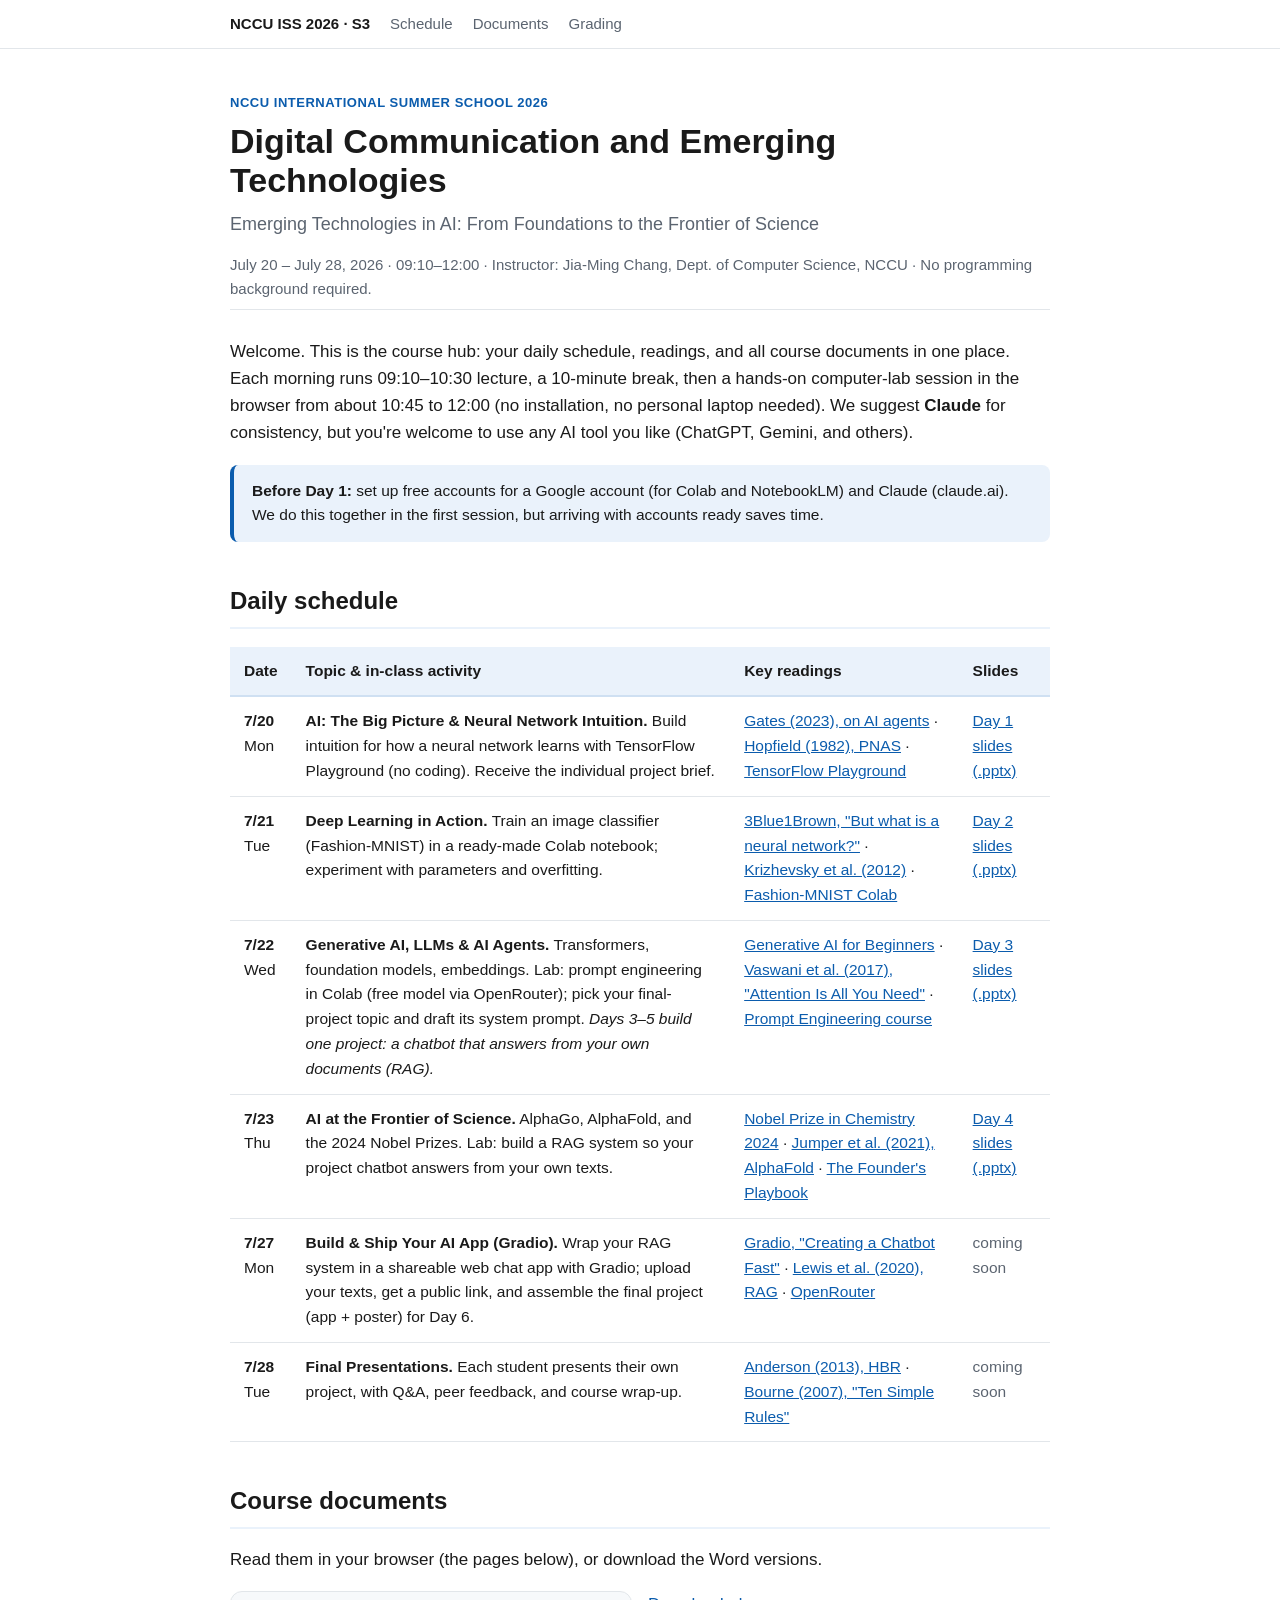
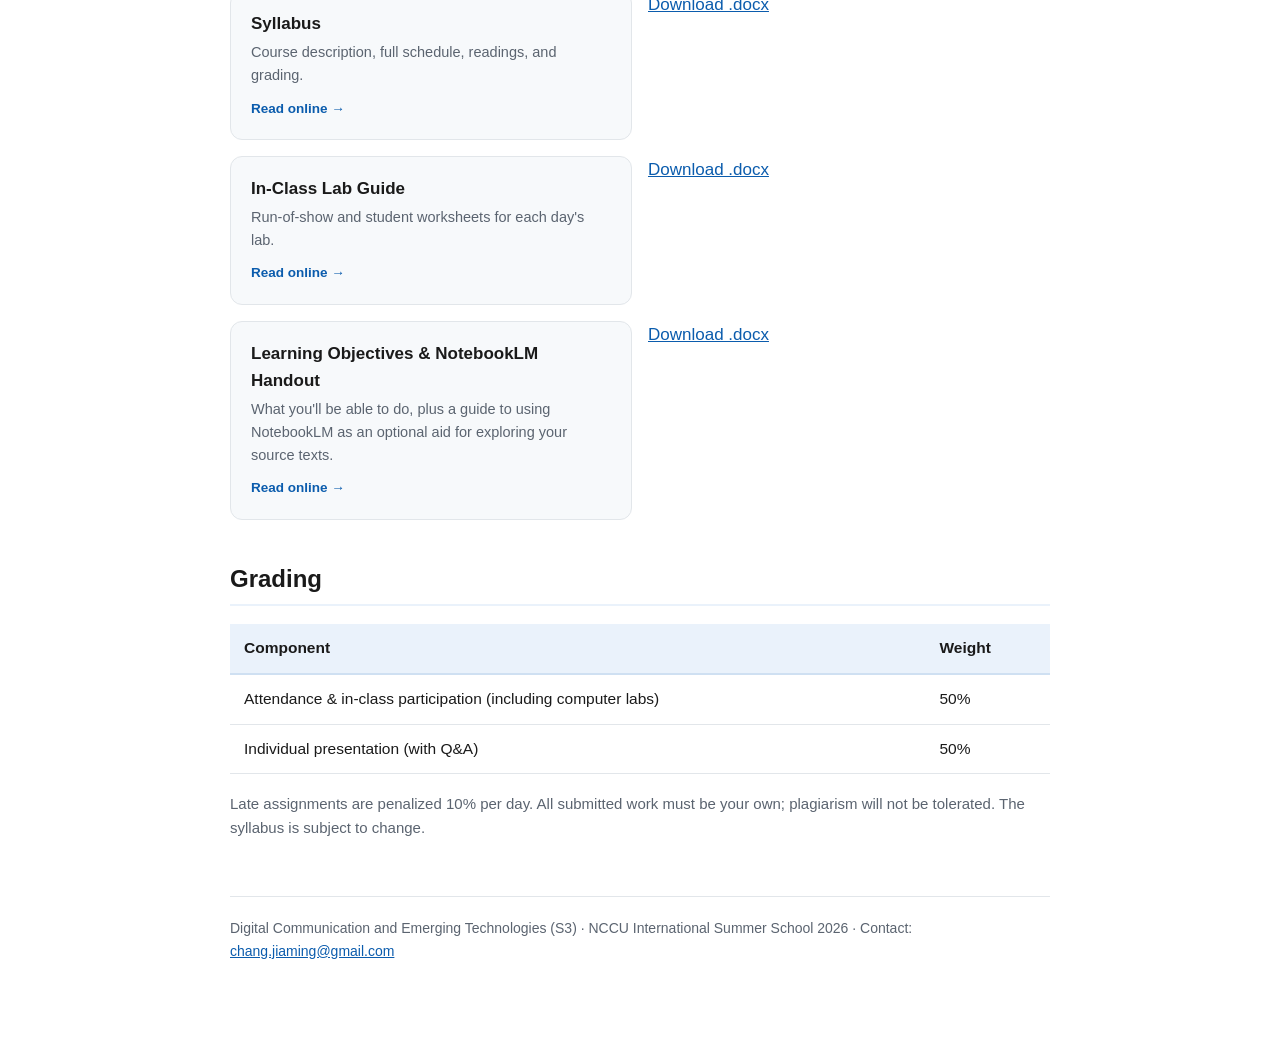
<file: index.html>
<!DOCTYPE html>
<html lang="en">
<head>
<meta charset="utf-8">
<meta name="viewport" content="width=device-width, initial-scale=1">
<title>Digital Communication and Emerging Technologies — NCCU ISS 2026</title>
<link rel="stylesheet" href="style.css">
</head>
<body>

<nav class="topnav"><div class="inner">
  <a class="home" href="index.html">NCCU ISS 2026 · S3</a>
  <a href="#schedule">Schedule</a>
  <a href="#documents">Documents</a>
  <a href="#grading">Grading</a>
</div></nav>

<div class="wrap">

  <header class="hero">
    <p class="kicker">NCCU International Summer School 2026</p>
    <h1>Digital Communication and Emerging Technologies</h1>
    <p class="sub">Emerging Technologies in AI: From Foundations to the Frontier of Science</p>
    <p class="meta">July 20 – July 28, 2026 · 09:10–12:00 · Instructor: Jia-Ming Chang, Dept. of Computer Science, NCCU · No programming background required.</p>
  </header>

  <p>Welcome. This is the course hub: your daily schedule, readings, and all course documents in one place. Each morning runs 09:10–10:30 lecture, a 10-minute break, then a hands-on computer-lab session in the browser from about 10:45 to 12:00 (no installation, no personal laptop needed). We suggest <strong>Claude</strong> for consistency, but you're welcome to use any AI tool you like (ChatGPT, Gemini, and others).</p>

  <div class="callout">
    <strong>Before Day 1:</strong> set up free accounts for a Google account (for Colab and NotebookLM) and Claude (claude.ai). We do this together in the first session, but arriving with accounts ready saves time.
  </div>

  <h2 id="schedule">Daily schedule</h2>
  <table>
    <thead>
      <tr><th>Date</th><th>Topic &amp; in-class activity</th><th>Key readings</th><th>Slides</th></tr>
    </thead>
    <tbody>
      <tr>
        <td><strong>7/20</strong><br>Mon</td>
        <td><strong>AI: The Big Picture &amp; Neural Network Intuition.</strong> Build intuition for how a neural network learns with TensorFlow Playground (no coding). Receive the individual project brief.</td>
        <td><a href="https://www.gatesnotes.com/AI-agents">Gates (2023), on AI agents</a> · <a href="https://doi.org/10.1073/pnas.79.8.2554">Hopfield (1982), PNAS</a> · <a href="https://playground.tensorflow.org/">TensorFlow Playground</a></td>
        <td><a href="Day1_Lecture_AI_Big_Picture.pptx">Day 1 slides (.pptx)</a></td>
      </tr>
      <tr>
        <td><strong>7/21</strong><br>Tue</td>
        <td><strong>Deep Learning in Action.</strong> Train an image classifier (Fashion-MNIST) in a ready-made Colab notebook; experiment with parameters and overfitting.</td>
        <td><a href="https://www.youtube.com/watch?v=aircAruvnKk">3Blue1Brown, "But what is a neural network?"</a> · <a href="https://papers.nips.cc/paper/4824-imagenet-classification-with-deep-convolutional-neural-networks">Krizhevsky et al. (2012)</a> · <a href="https://colab.research.google.com/drive/1VmaPC-wrbgolgOqONM7tqlE6fbc8Yas7?usp=sharing">Fashion-MNIST Colab</a></td>
        <td><a href="Day2_Lecture_Deep_Learning_Vision.pptx">Day 2 slides (.pptx)</a></td>
      </tr>
      <tr>
        <td><strong>7/22</strong><br>Wed</td>
        <td><strong>Generative AI, LLMs &amp; AI Agents.</strong> Transformers, foundation models, embeddings. Lab: prompt engineering in Colab (free model via OpenRouter); pick your final-project topic and draft its system prompt. <em>Days 3–5 build one project: a chatbot that answers from your own documents (RAG).</em></td>
        <td><a href="https://github.com/microsoft/generative-ai-for-beginners">Generative AI for Beginners</a> · <a href="https://arxiv.org/abs/1706.03762">Vaswani et al. (2017), "Attention Is All You Need"</a> · <a href="https://www.deeplearning.ai/short-courses/chatgpt-prompt-engineering-for-developers/">Prompt Engineering course</a></td>
        <td><a href="Day3_Lecture_GenAI_LLMs.pptx">Day 3 slides (.pptx)</a></td>
      </tr>
      <tr>
        <td><strong>7/23</strong><br>Thu</td>
        <td><strong>AI at the Frontier of Science.</strong> AlphaGo, AlphaFold, and the 2024 Nobel Prizes. Lab: build a RAG system so your project chatbot answers from your own texts.</td>
        <td><a href="https://www.nobelprize.org/prizes/chemistry/2024/popular-information/">Nobel Prize in Chemistry 2024</a> · <a href="https://www.nature.com/articles/s41586-021-03819-2">Jumper et al. (2021), AlphaFold</a> · <a href="https://cdn.prod.website-files.com/6889473510b50328dbb70ae6/69fe2a55b93bb0732b1fe33c_The-Founders-Playbook-05062026_v3%20(1).pdf">The Founder's Playbook</a></td>
        <td><a href="Day4_Lecture_Frontier_of_Science.pptx">Day 4 slides (.pptx)</a></td>
      </tr>
      <tr>
        <td><strong>7/27</strong><br>Mon</td>
        <td><strong>Build &amp; Ship Your AI App (Gradio).</strong> Wrap your RAG system in a shareable web chat app with Gradio; upload your texts, get a public link, and assemble the final project (app + poster) for Day 6.</td>
        <td><a href="https://www.gradio.app/guides/creating-a-chatbot-fast">Gradio, "Creating a Chatbot Fast"</a> · <a href="https://arxiv.org/abs/2005.11401">Lewis et al. (2020), RAG</a> · <a href="https://openrouter.ai/">OpenRouter</a></td>
        <td><span style="color:var(--muted)">coming soon</span></td>
      </tr>
      <tr>
        <td><strong>7/28</strong><br>Tue</td>
        <td><strong>Final Presentations.</strong> Each student presents their own project, with Q&amp;A, peer feedback, and course wrap-up.</td>
        <td><a href="https://hbr.org/2013/06/how-to-give-a-killer-presentation">Anderson (2013), HBR</a> · <a href="https://doi.org/10.1371/journal.pcbi.0030077">Bourne (2007), "Ten Simple Rules"</a></td>
        <td><span style="color:var(--muted)">coming soon</span></td>
      </tr>
    </tbody>
  </table>

  <h2 id="documents">Course documents</h2>
  <p>Read them in your browser (the pages below), or download the Word versions.</p>
  <div class="cards">
    <a class="card" href="syllabus.html">
      <p class="t">Syllabus</p>
      <p class="d">Course description, full schedule, readings, and grading.</p>
      <span class="dl">Read online →</span> &nbsp; <span class="dl"><a href="Syllabus_Digital_Communication_and_Emerging_Technologies_NCCU_ISS_2026.docx">Download .docx</a></span>
    </a>
    <a class="card" href="lab-guide.html">
      <p class="t">In-Class Lab Guide</p>
      <p class="d">Run-of-show and student worksheets for each day's lab.</p>
      <span class="dl">Read online →</span> &nbsp; <span class="dl"><a href="In-Class_Lab_Guide_NCCU_ISS_2026.docx">Download .docx</a></span>
    </a>
    <a class="card" href="supplement.html">
      <p class="t">Learning Objectives &amp; NotebookLM Handout</p>
      <p class="d">What you'll be able to do, plus a guide to using NotebookLM as an optional aid for exploring your source texts.</p>
      <span class="dl">Read online →</span> &nbsp; <span class="dl"><a href="Course_Supplement_Learning_Objectives_and_NotebookLM_Handout.docx">Download .docx</a></span>
    </a>
  </div>

  <h2 id="grading">Grading</h2>
  <table>
    <thead><tr><th>Component</th><th>Weight</th></tr></thead>
    <tbody>
      <tr><td>Attendance &amp; in-class participation (including computer labs)</td><td>50%</td></tr>
      <tr><td>Individual presentation (with Q&amp;A)</td><td>50%</td></tr>
    </tbody>
  </table>
  <p style="color:var(--muted);font-size:15px;">Late assignments are penalized 10% per day. All submitted work must be your own; plagiarism will not be tolerated. The syllabus is subject to change.</p>

  <footer>
    Digital Communication and Emerging Technologies (S3) · NCCU International Summer School 2026 ·
    Contact: <a href="mailto:chang.jiaming@gmail.com">chang.jiaming@gmail.com</a>
  </footer>

</div>
</body>
</html>
</file>
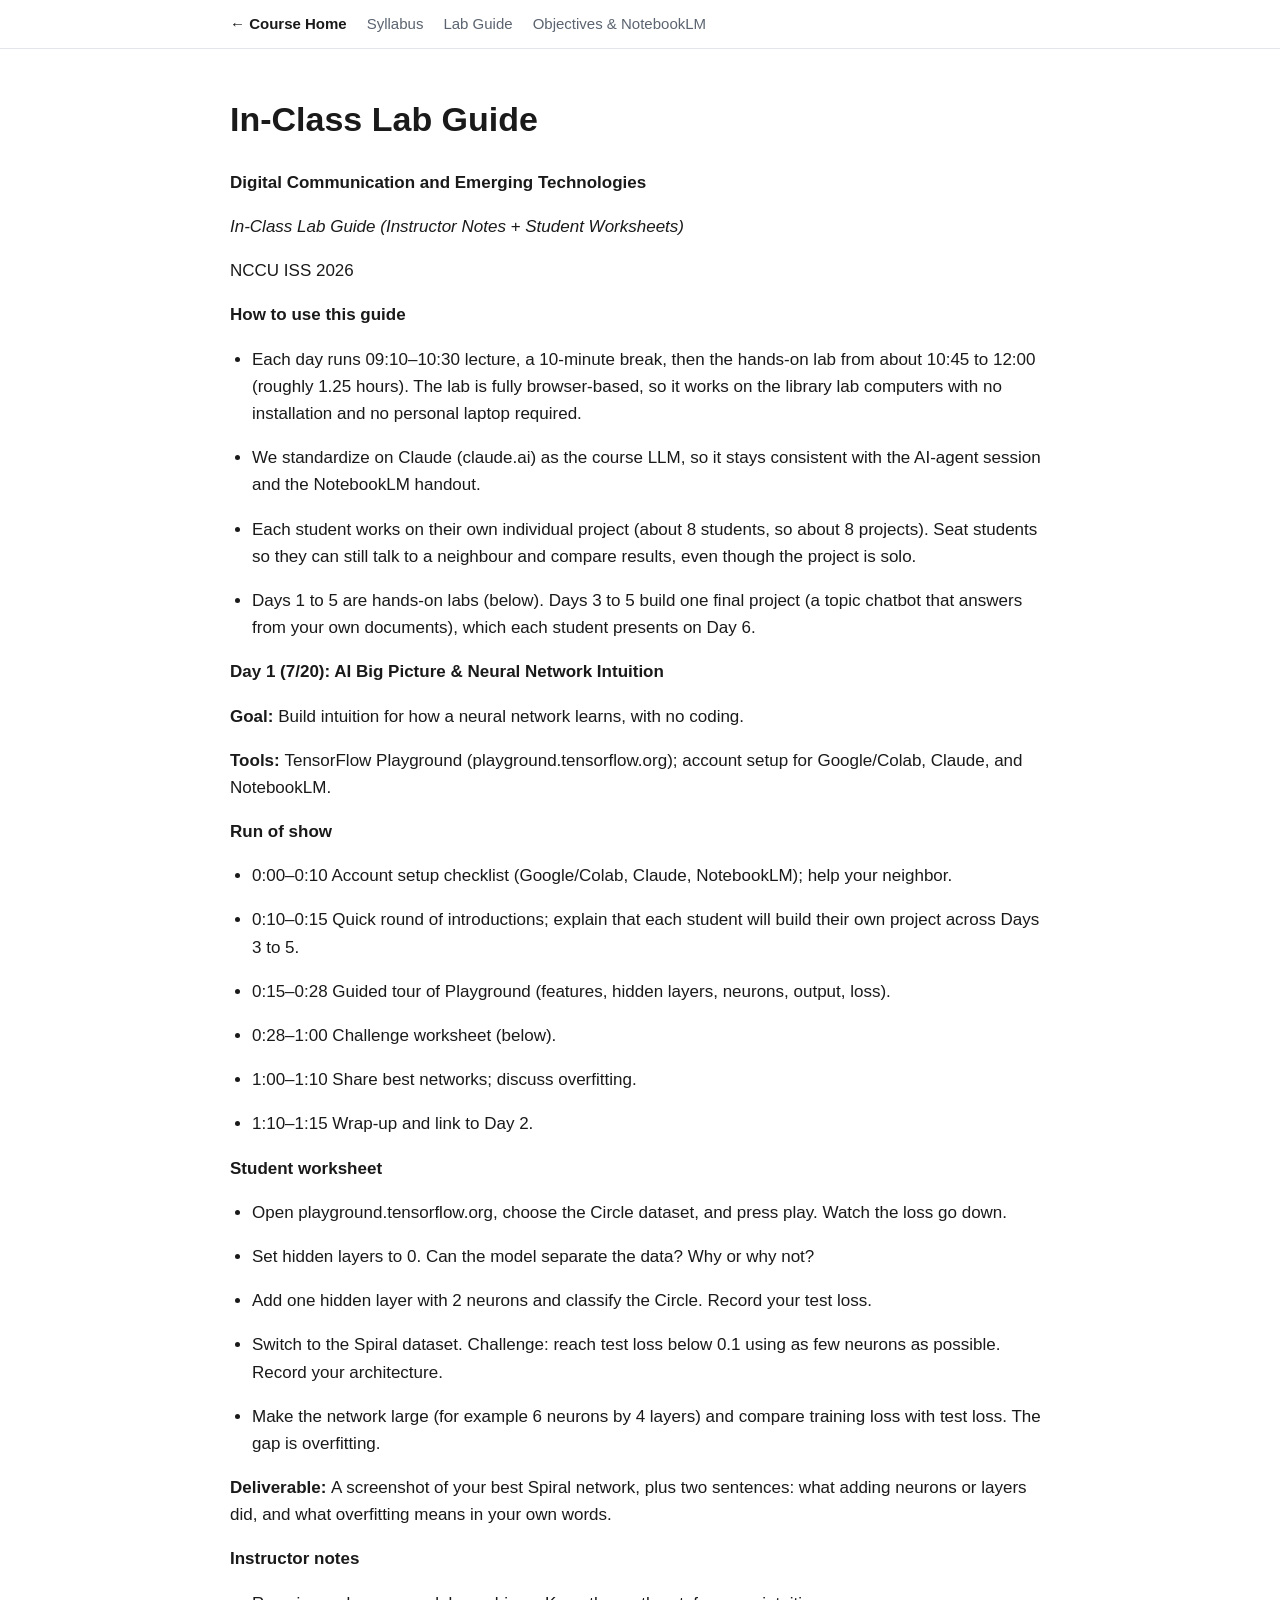
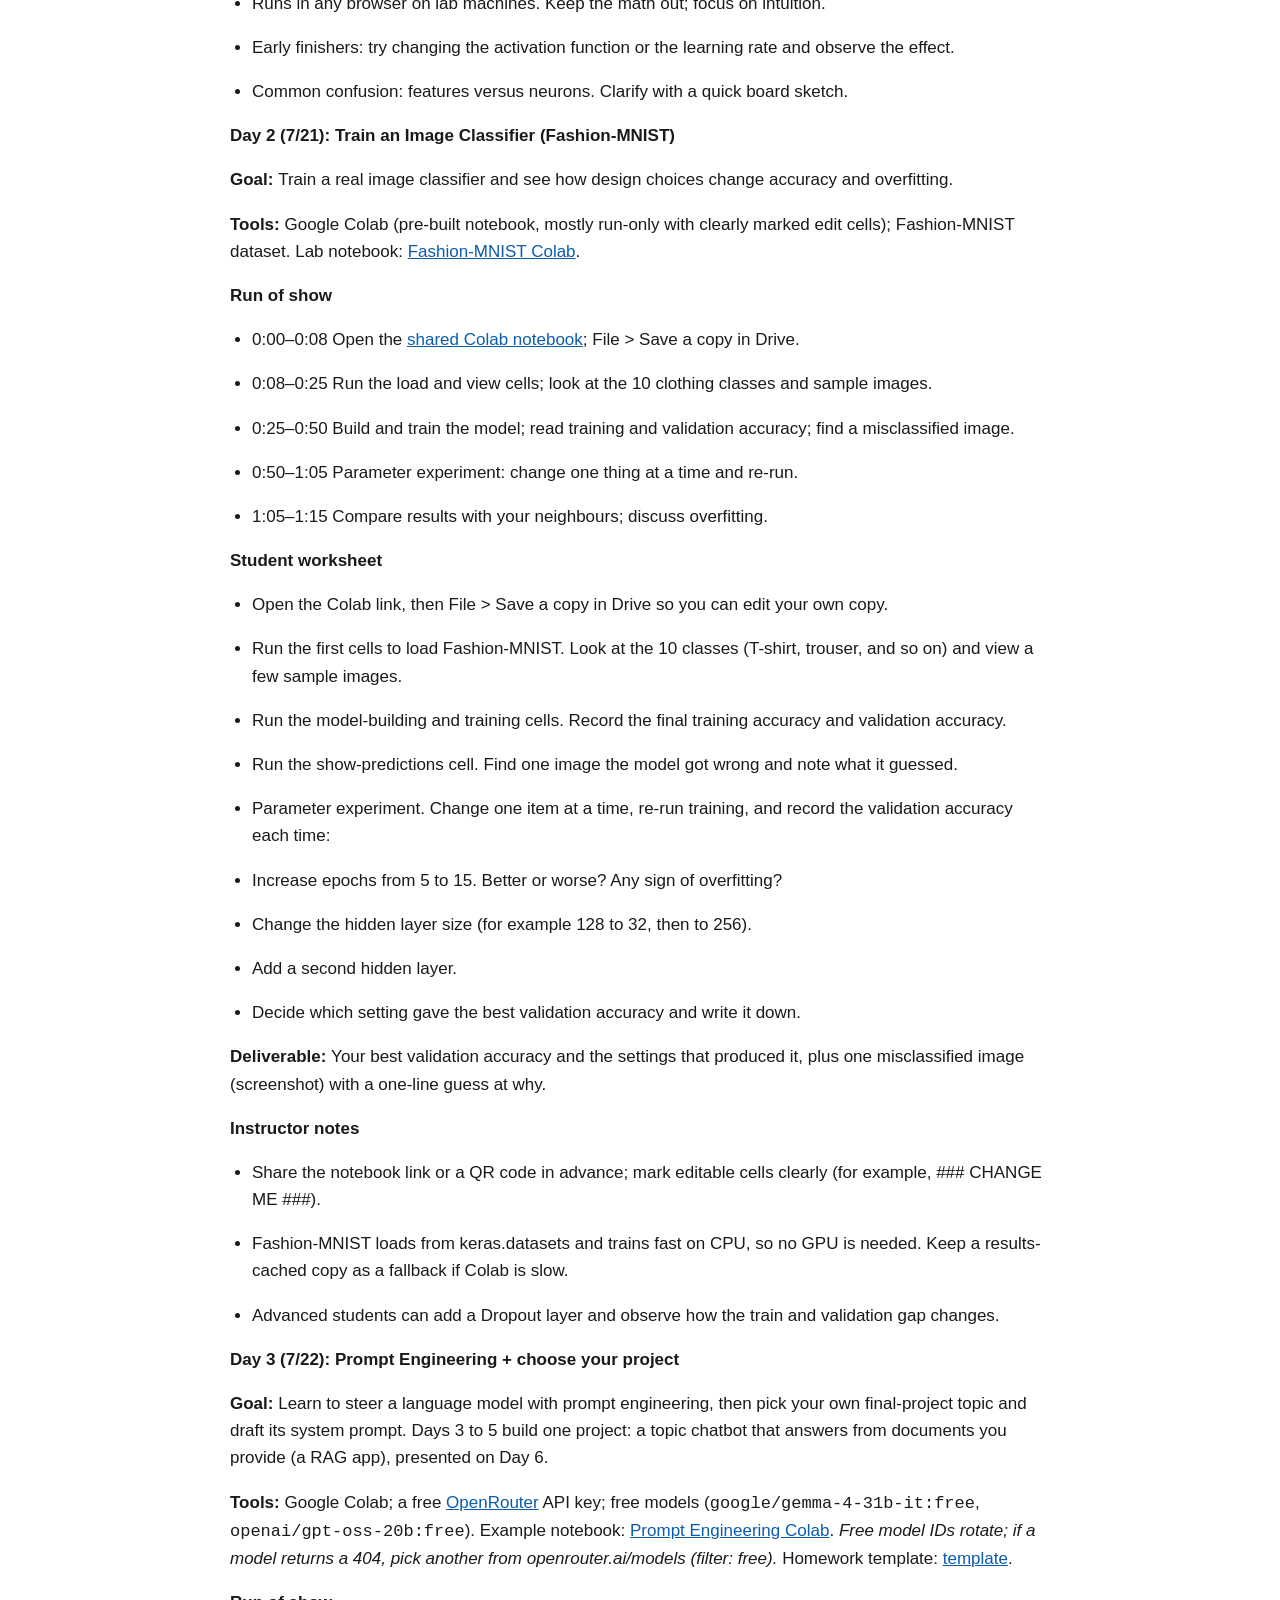
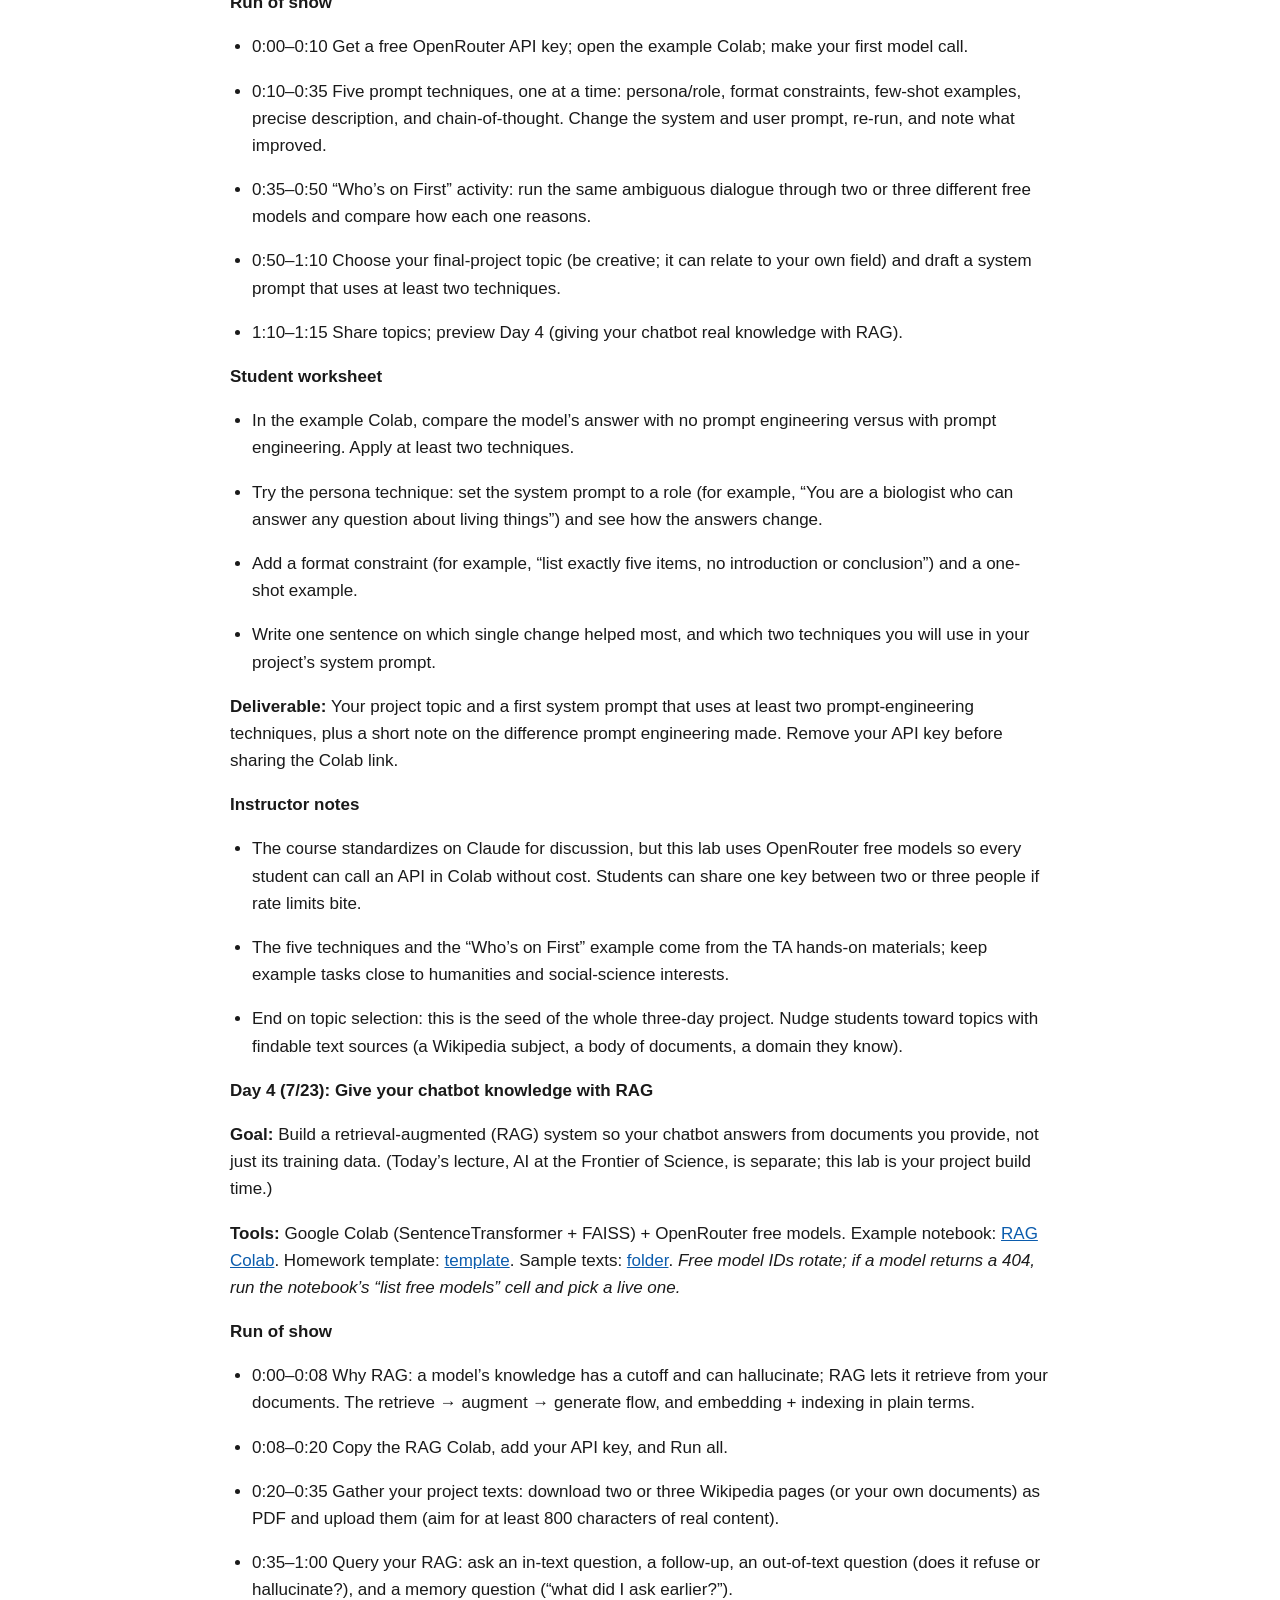
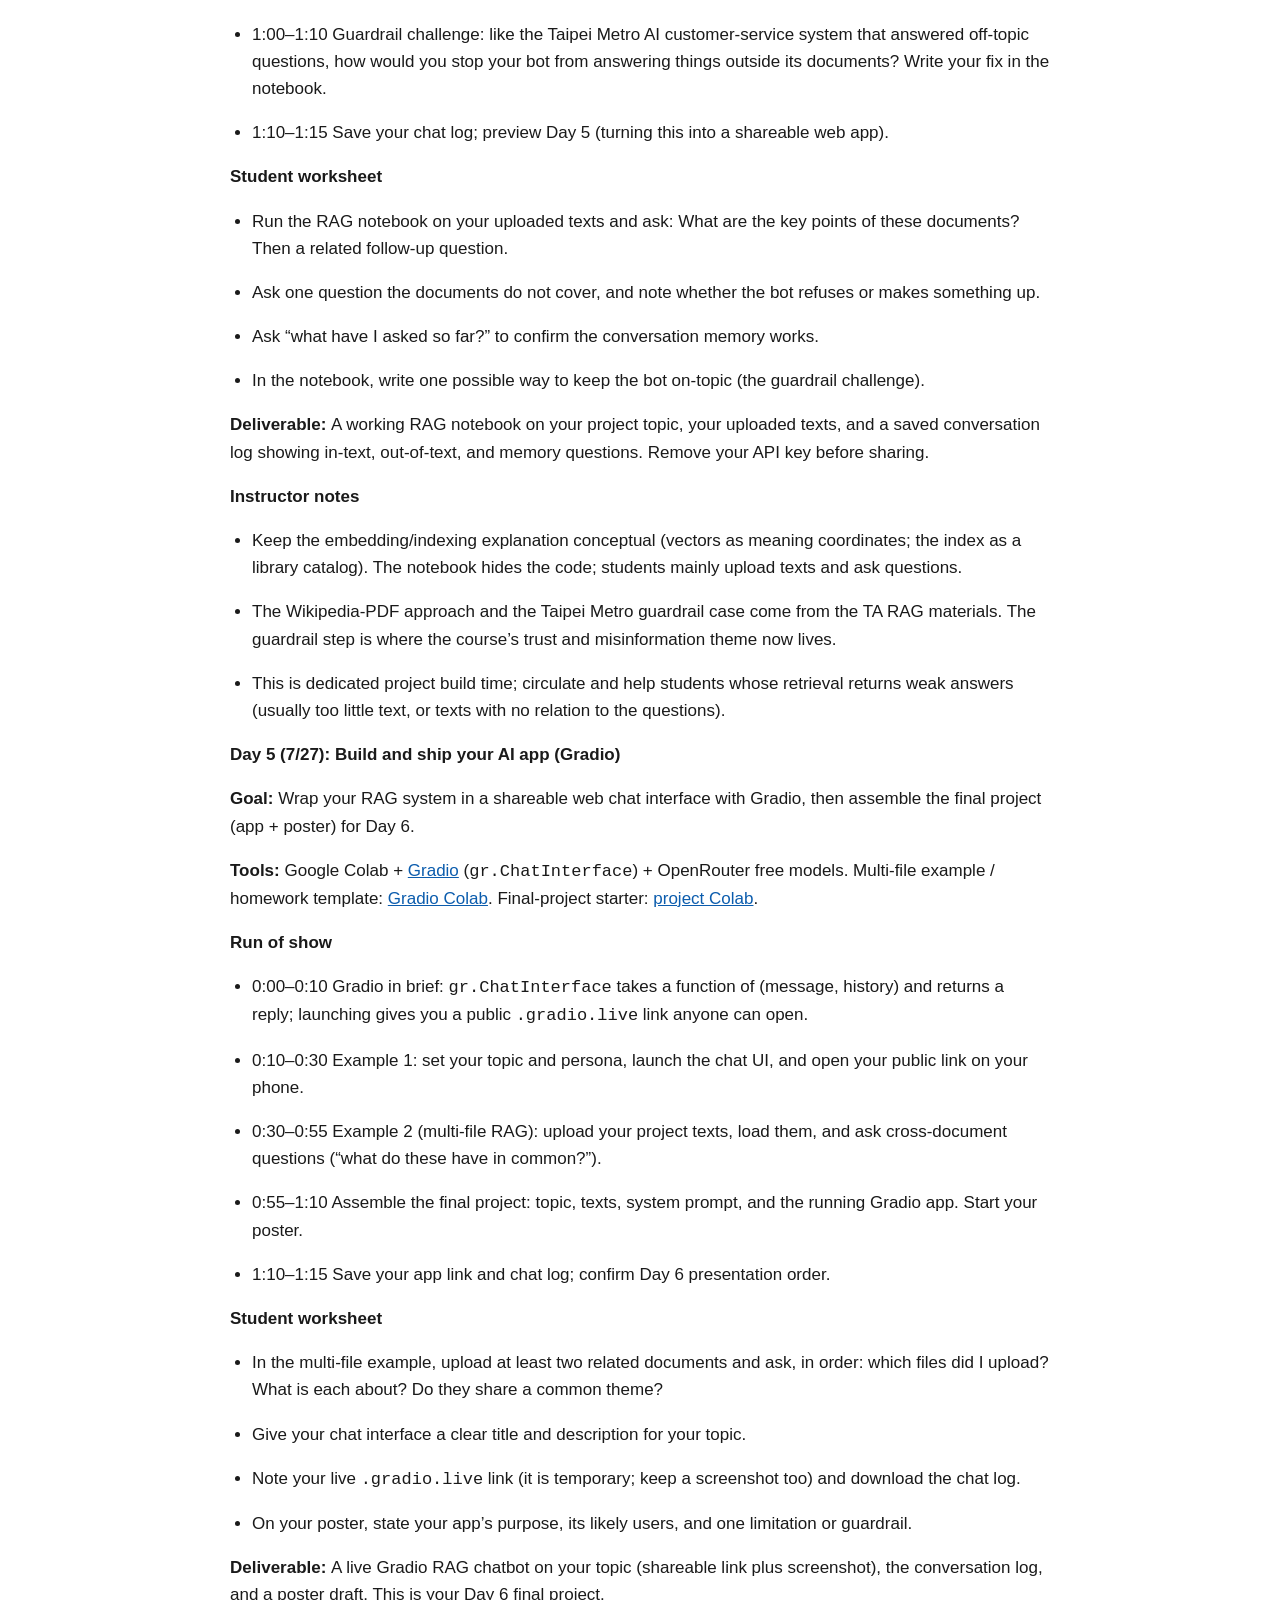
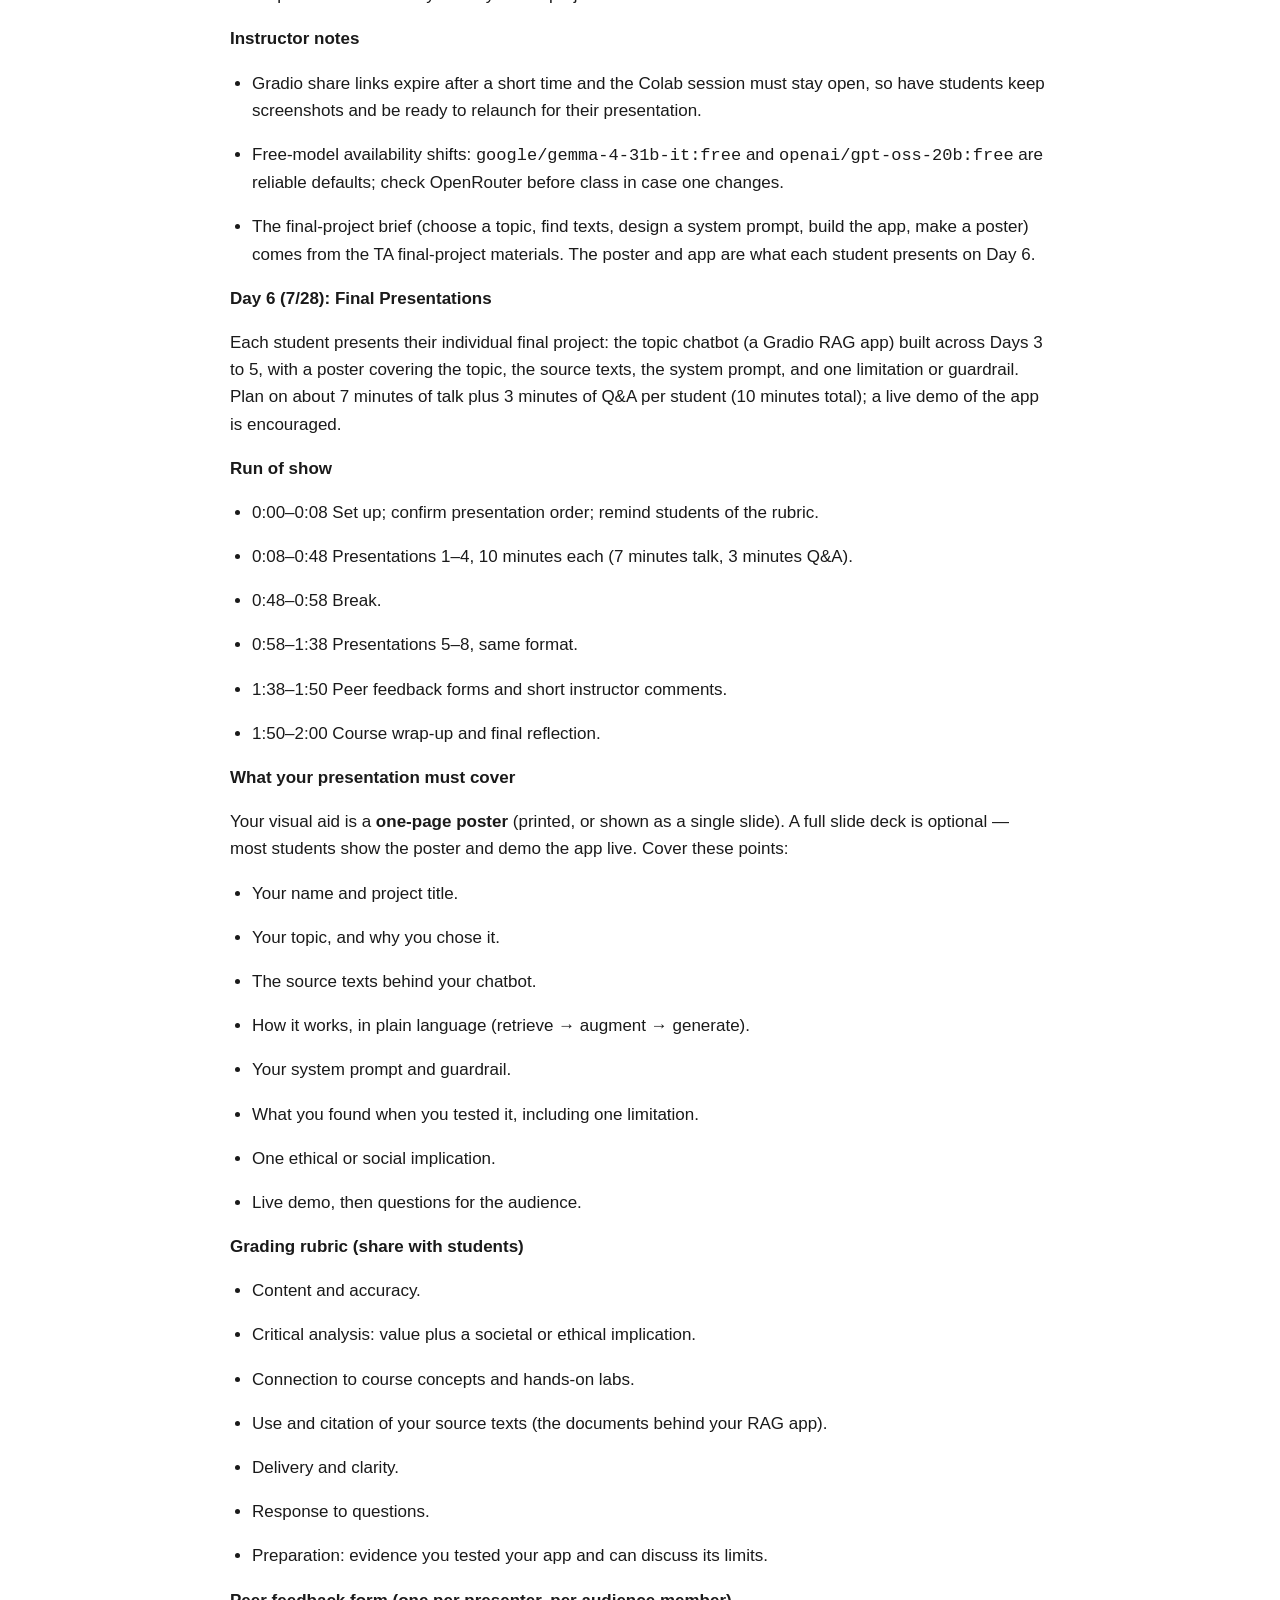
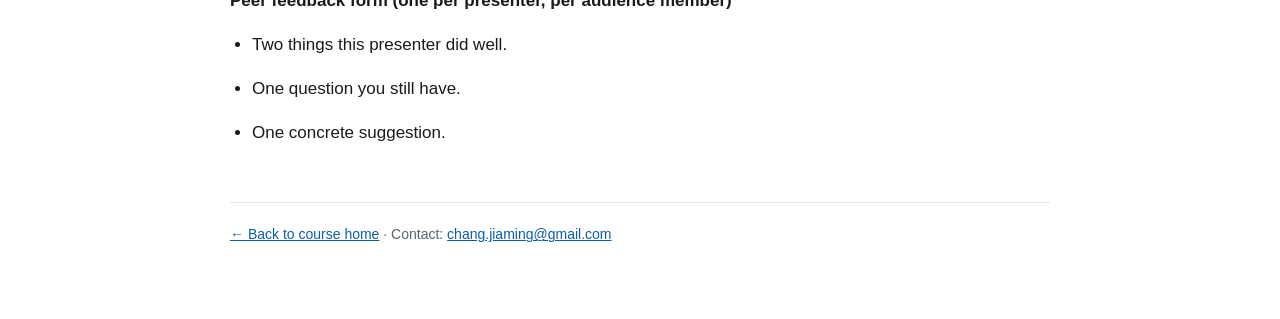
<file: lab-guide.html>
<!DOCTYPE html>
<html xmlns="http://www.w3.org/1999/xhtml" lang="" xml:lang="">
<head>
  <meta charset="utf-8" />
  <meta name="generator" content="pandoc" />
  <meta name="viewport" content="width=device-width, initial-scale=1.0, user-scalable=yes" />
  <title>In-Class Lab Guide</title>
  <style>
    code{white-space: pre-wrap;}
    span.smallcaps{font-variant: small-caps;}
    span.underline{text-decoration: underline;}
    div.column{display: inline-block; vertical-align: top; width: 50%;}
    div.hanging-indent{margin-left: 1.5em; text-indent: -1.5em;}
    ul.task-list{list-style: none;}
  </style>
  <link rel="stylesheet" href="style.css" />
</head>
<body>
<nav class="topnav"><div class="inner">
  <a class="home" href="index.html">← Course Home</a>
  <a href="syllabus.html">Syllabus</a>
  <a href="lab-guide.html">Lab Guide</a>
  <a href="supplement.html">Objectives &amp; NotebookLM</a>
</div></nav>
<div class="wrap doc">
<header id="title-block-header">
<h1 class="title">In-Class Lab Guide</h1>
</header>
<p><strong>Digital Communication and Emerging Technologies</strong></p>
<p><em>In-Class Lab Guide (Instructor Notes + Student Worksheets)</em></p>
<p>NCCU ISS 2026</p>
<p><strong>How to use this guide</strong></p>
<ul>
<li><p>Each day runs 09:10–10:30 lecture, a 10-minute break, then the hands-on lab from about 10:45 to 12:00 (roughly 1.25 hours). The lab is fully browser-based, so it works on the library lab computers with no installation and no personal laptop required.</p></li>
<li><p>We standardize on Claude (claude.ai) as the course LLM, so it stays consistent with the AI-agent session and the NotebookLM handout.</p></li>
<li><p>Each student works on their own individual project (about 8 students, so about 8 projects). Seat students so they can still talk to a neighbour and compare results, even though the project is solo.</p></li>
<li><p>Days 1 to 5 are hands-on labs (below). Days 3 to 5 build one final project (a topic chatbot that answers from your own documents), which each student presents on Day 6.</p></li>
</ul>
<p><strong>Day 1 (7/20): AI Big Picture &amp; Neural Network Intuition</strong></p>
<p><strong>Goal: </strong>Build intuition for how a neural network learns, with no coding.</p>
<p><strong>Tools: </strong>TensorFlow Playground (playground.tensorflow.org); account setup for Google/Colab, Claude, and NotebookLM.</p>
<p><strong>Run of show</strong></p>
<ul>
<li><p>0:00–0:10 Account setup checklist (Google/Colab, Claude, NotebookLM); help your neighbor.</p></li>
<li><p>0:10–0:15 Quick round of introductions; explain that each student will build their own project across Days 3 to 5.</p></li>
<li><p>0:15–0:28 Guided tour of Playground (features, hidden layers, neurons, output, loss).</p></li>
<li><p>0:28–1:00 Challenge worksheet (below).</p></li>
<li><p>1:00–1:10 Share best networks; discuss overfitting.</p></li>
<li><p>1:10–1:15 Wrap-up and link to Day 2.</p></li>
</ul>
<p><strong>Student worksheet</strong></p>
<ul>
<li><p>Open playground.tensorflow.org, choose the Circle dataset, and press play. Watch the loss go down.</p></li>
<li><p>Set hidden layers to 0. Can the model separate the data? Why or why not?</p></li>
<li><p>Add one hidden layer with 2 neurons and classify the Circle. Record your test loss.</p></li>
<li><p>Switch to the Spiral dataset. Challenge: reach test loss below 0.1 using as few neurons as possible. Record your architecture.</p></li>
<li><p>Make the network large (for example 6 neurons by 4 layers) and compare training loss with test loss. The gap is overfitting.</p></li>
</ul>
<p><strong>Deliverable: </strong>A screenshot of your best Spiral network, plus two sentences: what adding neurons or layers did, and what overfitting means in your own words.</p>
<p><strong>Instructor notes</strong></p>
<ul>
<li><p>Runs in any browser on lab machines. Keep the math out; focus on intuition.</p></li>
<li><p>Early finishers: try changing the activation function or the learning rate and observe the effect.</p></li>
<li><p>Common confusion: features versus neurons. Clarify with a quick board sketch.</p></li>
</ul>
<p><strong>Day 2 (7/21): Train an Image Classifier (Fashion-MNIST)</strong></p>
<p><strong>Goal: </strong>Train a real image classifier and see how design choices change accuracy and overfitting.</p>
<p><strong>Tools: </strong>Google Colab (pre-built notebook, mostly run-only with clearly marked edit cells); Fashion-MNIST dataset. Lab notebook: <a href="https://colab.research.google.com/drive/1VmaPC-wrbgolgOqONM7tqlE6fbc8Yas7?usp=sharing">Fashion-MNIST Colab</a>.</p>
<p><strong>Run of show</strong></p>
<ul>
<li><p>0:00–0:08 Open the <a href="https://colab.research.google.com/drive/1VmaPC-wrbgolgOqONM7tqlE6fbc8Yas7?usp=sharing">shared Colab notebook</a>; File &gt; Save a copy in Drive.</p></li>
<li><p>0:08–0:25 Run the load and view cells; look at the 10 clothing classes and sample images.</p></li>
<li><p>0:25–0:50 Build and train the model; read training and validation accuracy; find a misclassified image.</p></li>
<li><p>0:50–1:05 Parameter experiment: change one thing at a time and re-run.</p></li>
<li><p>1:05–1:15 Compare results with your neighbours; discuss overfitting.</p></li>
</ul>
<p><strong>Student worksheet</strong></p>
<ul>
<li><p>Open the Colab link, then File &gt; Save a copy in Drive so you can edit your own copy.</p></li>
<li><p>Run the first cells to load Fashion-MNIST. Look at the 10 classes (T-shirt, trouser, and so on) and view a few sample images.</p></li>
<li><p>Run the model-building and training cells. Record the final training accuracy and validation accuracy.</p></li>
<li><p>Run the show-predictions cell. Find one image the model got wrong and note what it guessed.</p></li>
<li><p>Parameter experiment. Change one item at a time, re-run training, and record the validation accuracy each time:</p></li>
<li><p>Increase epochs from 5 to 15. Better or worse? Any sign of overfitting?</p></li>
<li><p>Change the hidden layer size (for example 128 to 32, then to 256).</p></li>
<li><p>Add a second hidden layer.</p></li>
<li><p>Decide which setting gave the best validation accuracy and write it down.</p></li>
</ul>
<p><strong>Deliverable: </strong>Your best validation accuracy and the settings that produced it, plus one misclassified image (screenshot) with a one-line guess at why.</p>
<p><strong>Instructor notes</strong></p>
<ul>
<li><p>Share the notebook link or a QR code in advance; mark editable cells clearly (for example, ### CHANGE ME ###).</p></li>
<li><p>Fashion-MNIST loads from keras.datasets and trains fast on CPU, so no GPU is needed. Keep a results-cached copy as a fallback if Colab is slow.</p></li>
<li><p>Advanced students can add a Dropout layer and observe how the train and validation gap changes.</p></li>
</ul>
<p><strong>Day 3 (7/22): Prompt Engineering + choose your project</strong></p>
<p><strong>Goal: </strong>Learn to steer a language model with prompt engineering, then pick your own final-project topic and draft its system prompt. Days 3 to 5 build one project: a topic chatbot that answers from documents you provide (a RAG app), presented on Day 6.</p>
<p><strong>Tools: </strong>Google Colab; a free <a href="https://openrouter.ai/">OpenRouter</a> API key; free models (<code>google/gemma-4-31b-it:free</code>, <code>openai/gpt-oss-20b:free</code>). Example notebook: <a href="https://colab.research.google.com/drive/1w_8Ce8AJvzoNeEzfz-njzUzUbvxDH17Z?usp=sharing">Prompt Engineering Colab</a>. <em>Free model IDs rotate; if a model returns a 404, pick another from openrouter.ai/models (filter: free).</em> Homework template: <a href="https://colab.research.google.com/drive/1eLt6xVOmCHp7bVyFN7K0B0u4adRqa7re?usp=sharing">template</a>.</p>
<p><strong>Run of show</strong></p>
<ul>
<li><p>0:00&#8211;0:10 Get a free OpenRouter API key; open the example Colab; make your first model call.</p></li>
<li><p>0:10&#8211;0:35 Five prompt techniques, one at a time: persona/role, format constraints, few-shot examples, precise description, and chain-of-thought. Change the system and user prompt, re-run, and note what improved.</p></li>
<li><p>0:35&#8211;0:50 &#8220;Who&#8217;s on First&#8221; activity: run the same ambiguous dialogue through two or three different free models and compare how each one reasons.</p></li>
<li><p>0:50&#8211;1:10 Choose your final-project topic (be creative; it can relate to your own field) and draft a system prompt that uses at least two techniques.</p></li>
<li><p>1:10&#8211;1:15 Share topics; preview Day 4 (giving your chatbot real knowledge with RAG).</p></li>
</ul>
<p><strong>Student worksheet</strong></p>
<ul>
<li><p>In the example Colab, compare the model&#8217;s answer with no prompt engineering versus with prompt engineering. Apply at least two techniques.</p></li>
<li><p>Try the persona technique: set the system prompt to a role (for example, &#8220;You are a biologist who can answer any question about living things&#8221;) and see how the answers change.</p></li>
<li><p>Add a format constraint (for example, &#8220;list exactly five items, no introduction or conclusion&#8221;) and a one-shot example.</p></li>
<li><p>Write one sentence on which single change helped most, and which two techniques you will use in your project&#8217;s system prompt.</p></li>
</ul>
<p><strong>Deliverable: </strong>Your project topic and a first system prompt that uses at least two prompt-engineering techniques, plus a short note on the difference prompt engineering made. Remove your API key before sharing the Colab link.</p>
<p><strong>Instructor notes</strong></p>
<ul>
<li><p>The course standardizes on Claude for discussion, but this lab uses OpenRouter free models so every student can call an API in Colab without cost. Students can share one key between two or three people if rate limits bite.</p></li>
<li><p>The five techniques and the &#8220;Who&#8217;s on First&#8221; example come from the TA hands-on materials; keep example tasks close to humanities and social-science interests.</p></li>
<li><p>End on topic selection: this is the seed of the whole three-day project. Nudge students toward topics with findable text sources (a Wikipedia subject, a body of documents, a domain they know).</p></li>
</ul>
<p><strong>Day 4 (7/23): Give your chatbot knowledge with RAG</strong></p>
<p><strong>Goal: </strong>Build a retrieval-augmented (RAG) system so your chatbot answers from documents you provide, not just its training data. (Today&#8217;s lecture, AI at the Frontier of Science, is separate; this lab is your project build time.)</p>
<p><strong>Tools: </strong>Google Colab (SentenceTransformer + FAISS) + OpenRouter free models. Example notebook: <a href="https://colab.research.google.com/drive/1XmmhSsbjoe5wp1hoDEDGpv_l1lrZAMp6">RAG Colab</a>. Homework template: <a href="https://colab.research.google.com/drive/1silumgGEI0i2kzsdehe4-fZGIWX-d6N0?usp=sharing">template</a>. Sample texts: <a href="https://drive.google.com/drive/folders/1oyiGAzsgAsoQnzOzkSFOzM5vcSLd_bEV?usp=sharing">folder</a>. <em>Free model IDs rotate; if a model returns a 404, run the notebook’s “list free models” cell and pick a live one.</em></p>
<p><strong>Run of show</strong></p>
<ul>
<li><p>0:00&#8211;0:08 Why RAG: a model&#8217;s knowledge has a cutoff and can hallucinate; RAG lets it retrieve from your documents. The retrieve &#8594; augment &#8594; generate flow, and embedding + indexing in plain terms.</p></li>
<li><p>0:08&#8211;0:20 Copy the RAG Colab, add your API key, and Run all.</p></li>
<li><p>0:20&#8211;0:35 Gather your project texts: download two or three Wikipedia pages (or your own documents) as PDF and upload them (aim for at least 800 characters of real content).</p></li>
<li><p>0:35&#8211;1:00 Query your RAG: ask an in-text question, a follow-up, an out-of-text question (does it refuse or hallucinate?), and a memory question (&#8220;what did I ask earlier?&#8221;).</p></li>
<li><p>1:00&#8211;1:10 Guardrail challenge: like the Taipei Metro AI customer-service system that answered off-topic questions, how would you stop your bot from answering things outside its documents? Write your fix in the notebook.</p></li>
<li><p>1:10&#8211;1:15 Save your chat log; preview Day 5 (turning this into a shareable web app).</p></li>
</ul>
<p><strong>Student worksheet</strong></p>
<ul>
<li><p>Run the RAG notebook on your uploaded texts and ask: What are the key points of these documents? Then a related follow-up question.</p></li>
<li><p>Ask one question the documents do not cover, and note whether the bot refuses or makes something up.</p></li>
<li><p>Ask &#8220;what have I asked so far?&#8221; to confirm the conversation memory works.</p></li>
<li><p>In the notebook, write one possible way to keep the bot on-topic (the guardrail challenge).</p></li>
</ul>
<p><strong>Deliverable: </strong>A working RAG notebook on your project topic, your uploaded texts, and a saved conversation log showing in-text, out-of-text, and memory questions. Remove your API key before sharing.</p>
<p><strong>Instructor notes</strong></p>
<ul>
<li><p>Keep the embedding/indexing explanation conceptual (vectors as meaning coordinates; the index as a library catalog). The notebook hides the code; students mainly upload texts and ask questions.</p></li>
<li><p>The Wikipedia-PDF approach and the Taipei Metro guardrail case come from the TA RAG materials. The guardrail step is where the course&#8217;s trust and misinformation theme now lives.</p></li>
<li><p>This is dedicated project build time; circulate and help students whose retrieval returns weak answers (usually too little text, or texts with no relation to the questions).</p></li>
</ul>
<p><strong>Day 5 (7/27): Build and ship your AI app (Gradio)</strong></p>
<p><strong>Goal: </strong>Wrap your RAG system in a shareable web chat interface with Gradio, then assemble the final project (app + poster) for Day 6.</p>
<p><strong>Tools: </strong>Google Colab + <a href="https://www.gradio.app/">Gradio</a> (<code>gr.ChatInterface</code>) + OpenRouter free models. Multi-file example / homework template: <a href="https://colab.research.google.com/drive/19P2NBc5lzYqKiSNXkhexQ973GPGteoMQ">Gradio Colab</a>. Final-project starter: <a href="https://colab.research.google.com/drive/109UIKfTQjemQixheofkPe01fngmvzh02?usp=sharing">project Colab</a>.</p>
<p><strong>Run of show</strong></p>
<ul>
<li><p>0:00&#8211;0:10 Gradio in brief: <code>gr.ChatInterface</code> takes a function of (message, history) and returns a reply; launching gives you a public <code>.gradio.live</code> link anyone can open.</p></li>
<li><p>0:10&#8211;0:30 Example 1: set your topic and persona, launch the chat UI, and open your public link on your phone.</p></li>
<li><p>0:30&#8211;0:55 Example 2 (multi-file RAG): upload your project texts, load them, and ask cross-document questions (&#8220;what do these have in common?&#8221;).</p></li>
<li><p>0:55&#8211;1:10 Assemble the final project: topic, texts, system prompt, and the running Gradio app. Start your poster.</p></li>
<li><p>1:10&#8211;1:15 Save your app link and chat log; confirm Day 6 presentation order.</p></li>
</ul>
<p><strong>Student worksheet</strong></p>
<ul>
<li><p>In the multi-file example, upload at least two related documents and ask, in order: which files did I upload? What is each about? Do they share a common theme?</p></li>
<li><p>Give your chat interface a clear title and description for your topic.</p></li>
<li><p>Note your live <code>.gradio.live</code> link (it is temporary; keep a screenshot too) and download the chat log.</p></li>
<li><p>On your poster, state your app&#8217;s purpose, its likely users, and one limitation or guardrail.</p></li>
</ul>
<p><strong>Deliverable: </strong>A live Gradio RAG chatbot on your topic (shareable link plus screenshot), the conversation log, and a poster draft. This is your Day 6 final project.</p>
<p><strong>Instructor notes</strong></p>
<ul>
<li><p>Gradio share links expire after a short time and the Colab session must stay open, so have students keep screenshots and be ready to relaunch for their presentation.</p></li>
<li><p>Free-model availability shifts: <code>google/gemma-4-31b-it:free</code> and <code>openai/gpt-oss-20b:free</code> are reliable defaults; check OpenRouter before class in case one changes.</p></li>
<li><p>The final-project brief (choose a topic, find texts, design a system prompt, build the app, make a poster) comes from the TA final-project materials. The poster and app are what each student presents on Day 6.</p></li>
</ul>
<p><strong>Day 6 (7/28): Final Presentations</strong></p>
<p>Each student presents their individual final project: the topic chatbot (a Gradio RAG app) built across Days 3 to 5, with a poster covering the topic, the source texts, the system prompt, and one limitation or guardrail. Plan on about 7 minutes of talk plus 3 minutes of Q&amp;A per student (10 minutes total); a live demo of the app is encouraged.</p>
<p><strong>Run of show</strong></p>
<ul>
<li><p>0:00–0:08 Set up; confirm presentation order; remind students of the rubric.</p></li>
<li><p>0:08–0:48 Presentations 1–4, 10 minutes each (7 minutes talk, 3 minutes Q&amp;A).</p></li>
<li><p>0:48–0:58 Break.</p></li>
<li><p>0:58–1:38 Presentations 5–8, same format.</p></li>
<li><p>1:38–1:50 Peer feedback forms and short instructor comments.</p></li>
<li><p>1:50–2:00 Course wrap-up and final reflection.</p></li>
</ul>
<p><strong>What your presentation must cover</strong></p>
<p>Your visual aid is a <strong>one-page poster</strong> (printed, or shown as a single slide). A full slide deck is optional — most students show the poster and demo the app live. Cover these points:</p>
<ul>
<li><p>Your name and project title.</p></li>
<li><p>Your topic, and why you chose it.</p></li>
<li><p>The source texts behind your chatbot.</p></li>
<li><p>How it works, in plain language (retrieve &#8594; augment &#8594; generate).</p></li>
<li><p>Your system prompt and guardrail.</p></li>
<li><p>What you found when you tested it, including one limitation.</p></li>
<li><p>One ethical or social implication.</p></li>
<li><p>Live demo, then questions for the audience.</p></li>
</ul>
<p><strong>Grading rubric (share with students)</strong></p>
<ul>
<li><p>Content and accuracy.</p></li>
<li><p>Critical analysis: value plus a societal or ethical implication.</p></li>
<li><p>Connection to course concepts and hands-on labs.</p></li>
<li><p>Use and citation of your source texts (the documents behind your RAG app).</p></li>
<li><p>Delivery and clarity.</p></li>
<li><p>Response to questions.</p></li>
<li><p>Preparation: evidence you tested your app and can discuss its limits.</p></li>
</ul>
<p><strong>Peer feedback form (one per presenter, per audience member)</strong></p>
<ul>
<li><p>Two things this presenter did well.</p></li>
<li><p>One question you still have.</p></li>
<li><p>One concrete suggestion.</p></li>
</ul>
  <footer>
    <a href="index.html">← Back to course home</a> · Contact: <a href="mailto:chang.jiaming@gmail.com">chang.jiaming@gmail.com</a>
  </footer>
</div>
</body>
</html>
</file>
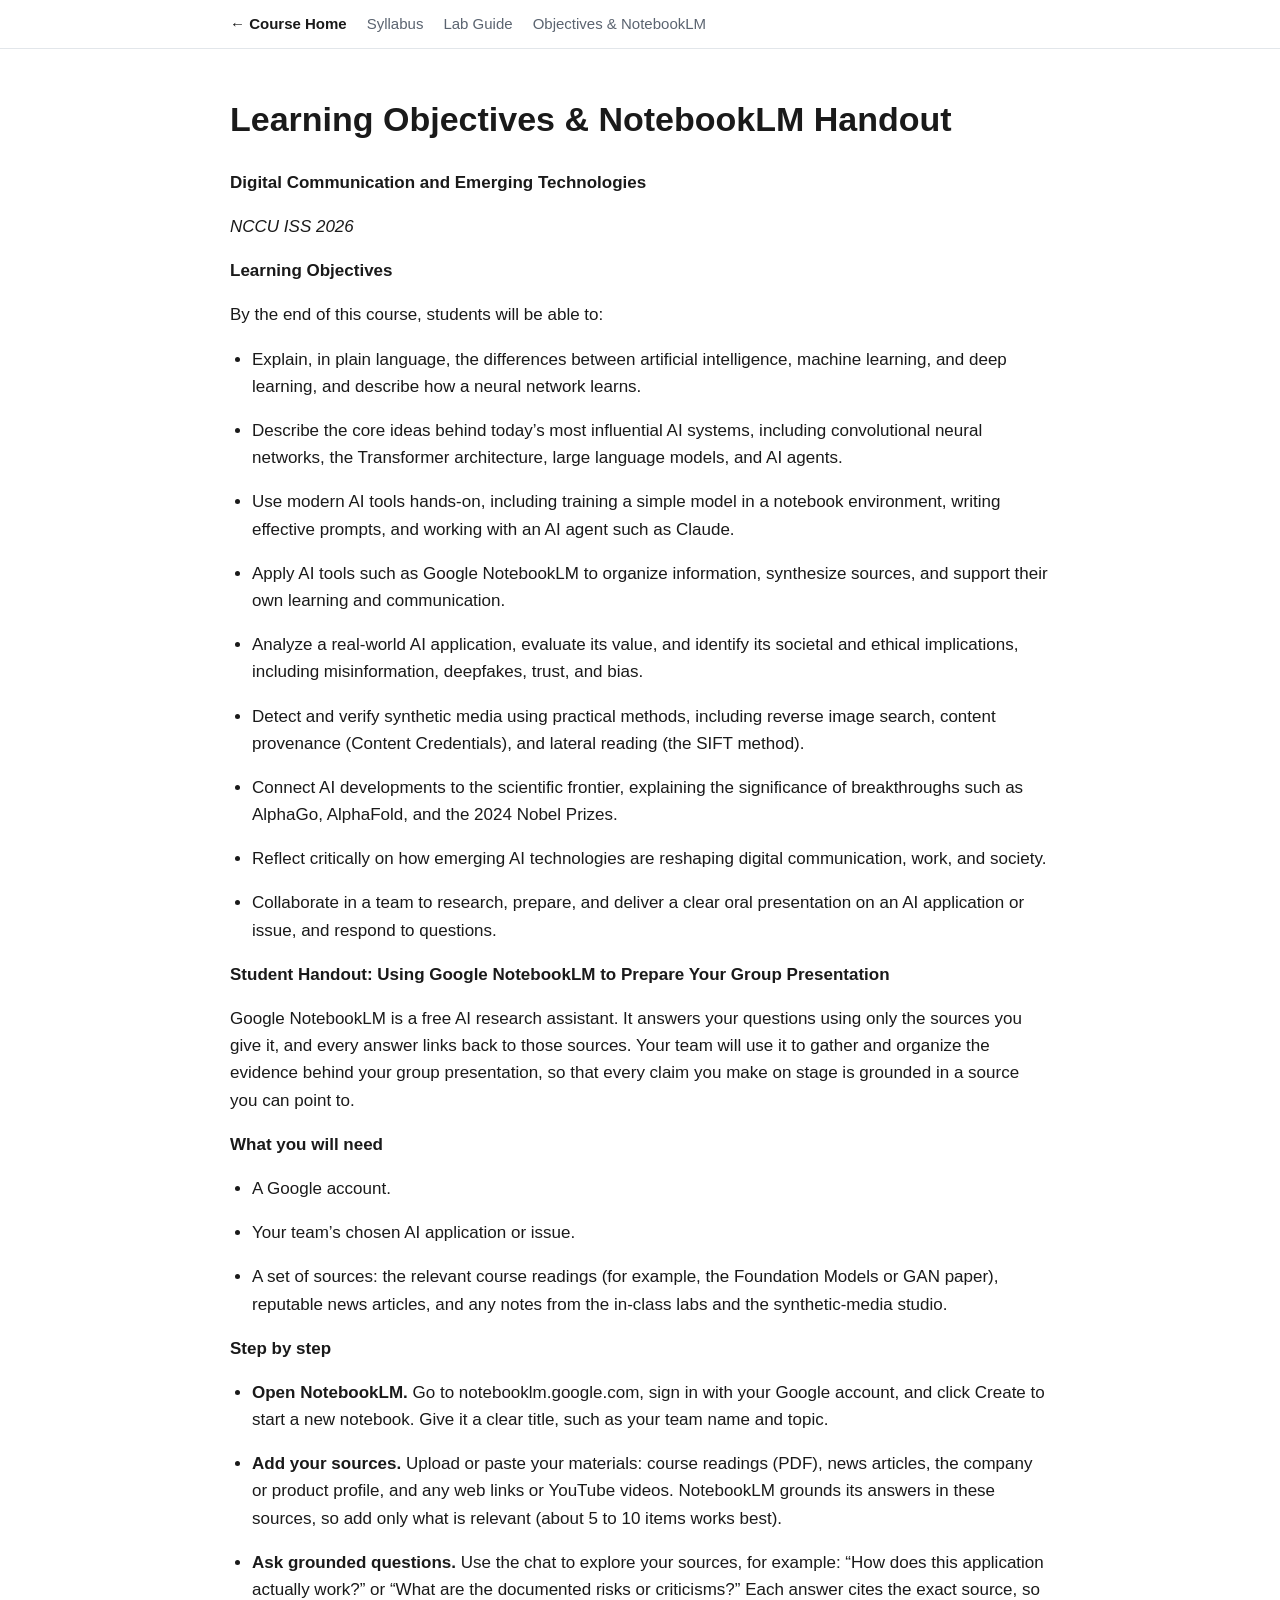
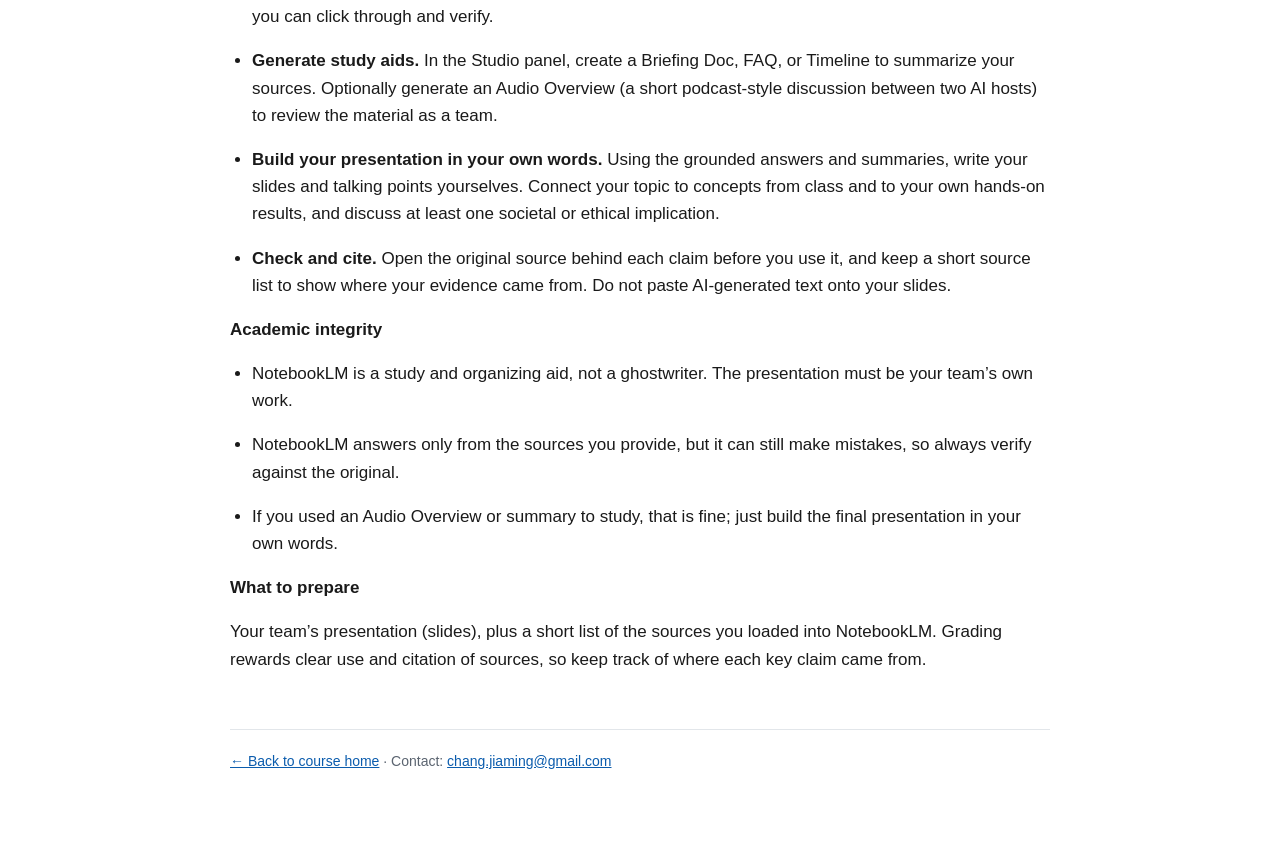
<file: supplement.html>
<!DOCTYPE html>
<html xmlns="http://www.w3.org/1999/xhtml" lang="" xml:lang="">
<head>
  <meta charset="utf-8" />
  <meta name="generator" content="pandoc" />
  <meta name="viewport" content="width=device-width, initial-scale=1.0, user-scalable=yes" />
  <title>Learning Objectives &amp; NotebookLM Handout</title>
  <style>
    code{white-space: pre-wrap;}
    span.smallcaps{font-variant: small-caps;}
    span.underline{text-decoration: underline;}
    div.column{display: inline-block; vertical-align: top; width: 50%;}
    div.hanging-indent{margin-left: 1.5em; text-indent: -1.5em;}
    ul.task-list{list-style: none;}
  </style>
  <link rel="stylesheet" href="style.css" />
</head>
<body>
<nav class="topnav"><div class="inner">
  <a class="home" href="index.html">← Course Home</a>
  <a href="syllabus.html">Syllabus</a>
  <a href="lab-guide.html">Lab Guide</a>
  <a href="supplement.html">Objectives &amp; NotebookLM</a>
</div></nav>
<div class="wrap doc">
<header id="title-block-header">
<h1 class="title">Learning Objectives &amp; NotebookLM Handout</h1>
</header>
<p><strong>Digital Communication and Emerging Technologies</strong></p>
<p><em>NCCU ISS 2026</em></p>
<p><strong>Learning Objectives</strong></p>
<p>By the end of this course, students will be able to:</p>
<ul>
<li><p>Explain, in plain language, the differences between artificial intelligence, machine learning, and deep learning, and describe how a neural network learns.</p></li>
<li><p>Describe the core ideas behind today’s most influential AI systems, including convolutional neural networks, the Transformer architecture, large language models, and AI agents.</p></li>
<li><p>Use modern AI tools hands-on, including training a simple model in a notebook environment, writing effective prompts, and working with an AI agent such as Claude.</p></li>
<li><p>Apply AI tools such as Google NotebookLM to organize information, synthesize sources, and support their own learning and communication.</p></li>
<li><p>Analyze a real-world AI application, evaluate its value, and identify its societal and ethical implications, including misinformation, deepfakes, trust, and bias.</p></li>
<li><p>Detect and verify synthetic media using practical methods, including reverse image search, content provenance (Content Credentials), and lateral reading (the SIFT method).</p></li>
<li><p>Connect AI developments to the scientific frontier, explaining the significance of breakthroughs such as AlphaGo, AlphaFold, and the 2024 Nobel Prizes.</p></li>
<li><p>Reflect critically on how emerging AI technologies are reshaping digital communication, work, and society.</p></li>
<li><p>Collaborate in a team to research, prepare, and deliver a clear oral presentation on an AI application or issue, and respond to questions.</p></li>
</ul>
<p><strong>Student Handout: Using Google NotebookLM to Prepare Your Group Presentation</strong></p>
<p>Google NotebookLM is a free AI research assistant. It answers your questions using only the sources you give it, and every answer links back to those sources. Your team will use it to gather and organize the evidence behind your group presentation, so that every claim you make on stage is grounded in a source you can point to.</p>
<p><strong>What you will need</strong></p>
<ul>
<li><p>A Google account.</p></li>
<li><p>Your team’s chosen AI application or issue.</p></li>
<li><p>A set of sources: the relevant course readings (for example, the Foundation Models or GAN paper), reputable news articles, and any notes from the in-class labs and the synthetic-media studio.</p></li>
</ul>
<p><strong>Step by step</strong></p>
<ul>
<li><p><strong>Open NotebookLM. </strong>Go to notebooklm.google.com, sign in with your Google account, and click Create to start a new notebook. Give it a clear title, such as your team name and topic.</p></li>
<li><p><strong>Add your sources. </strong>Upload or paste your materials: course readings (PDF), news articles, the company or product profile, and any web links or YouTube videos. NotebookLM grounds its answers in these sources, so add only what is relevant (about 5 to 10 items works best).</p></li>
<li><p><strong>Ask grounded questions. </strong>Use the chat to explore your sources, for example: “How does this application actually work?” or “What are the documented risks or criticisms?” Each answer cites the exact source, so you can click through and verify.</p></li>
<li><p><strong>Generate study aids. </strong>In the Studio panel, create a Briefing Doc, FAQ, or Timeline to summarize your sources. Optionally generate an Audio Overview (a short podcast-style discussion between two AI hosts) to review the material as a team.</p></li>
<li><p><strong>Build your presentation in your own words. </strong>Using the grounded answers and summaries, write your slides and talking points yourselves. Connect your topic to concepts from class and to your own hands-on results, and discuss at least one societal or ethical implication.</p></li>
<li><p><strong>Check and cite. </strong>Open the original source behind each claim before you use it, and keep a short source list to show where your evidence came from. Do not paste AI-generated text onto your slides.</p></li>
</ul>
<p><strong>Academic integrity</strong></p>
<ul>
<li><p>NotebookLM is a study and organizing aid, not a ghostwriter. The presentation must be your team’s own work.</p></li>
<li><p>NotebookLM answers only from the sources you provide, but it can still make mistakes, so always verify against the original.</p></li>
<li><p>If you used an Audio Overview or summary to study, that is fine; just build the final presentation in your own words.</p></li>
</ul>
<p><strong>What to prepare</strong></p>
<p>Your team’s presentation (slides), plus a short list of the sources you loaded into NotebookLM. Grading rewards clear use and citation of sources, so keep track of where each key claim came from.</p>
  <footer>
    <a href="index.html">← Back to course home</a> · Contact: <a href="mailto:chang.jiaming@gmail.com">chang.jiaming@gmail.com</a>
  </footer>
</div>
</body>
</html>
</file>
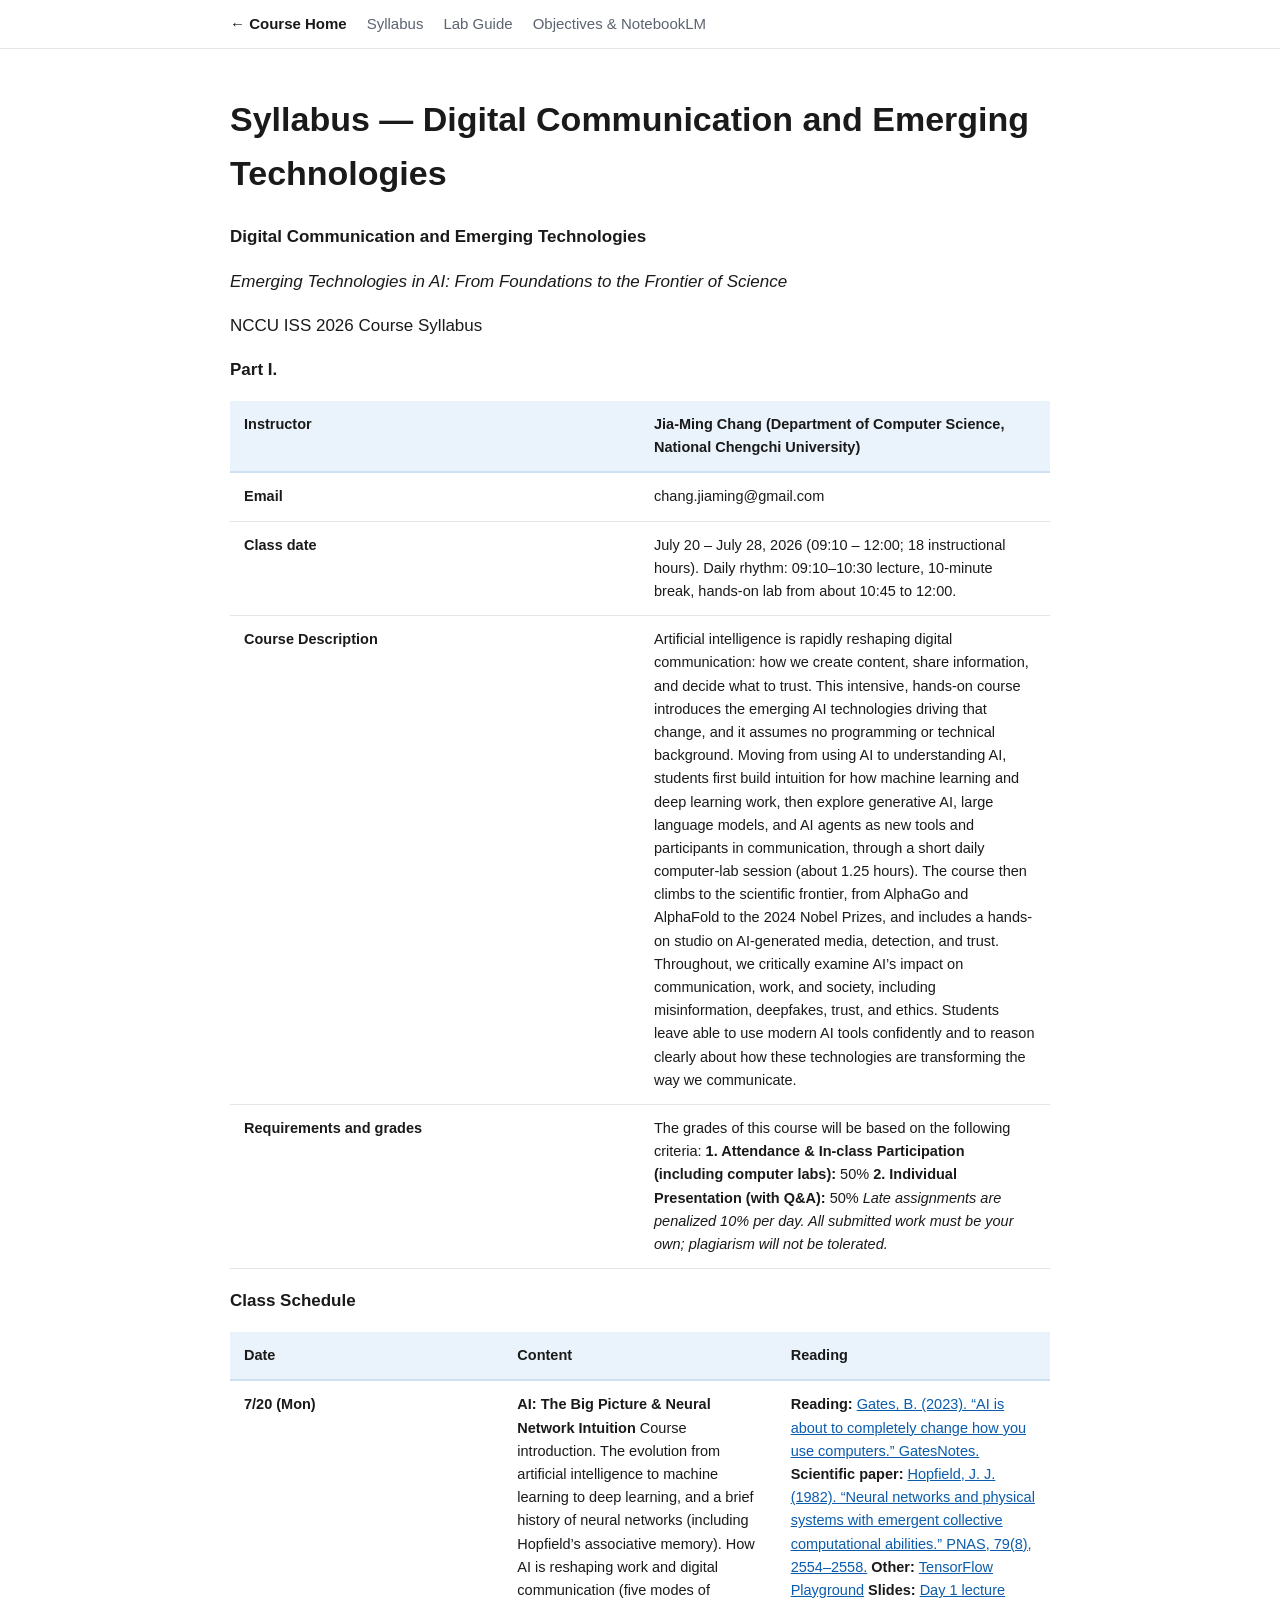
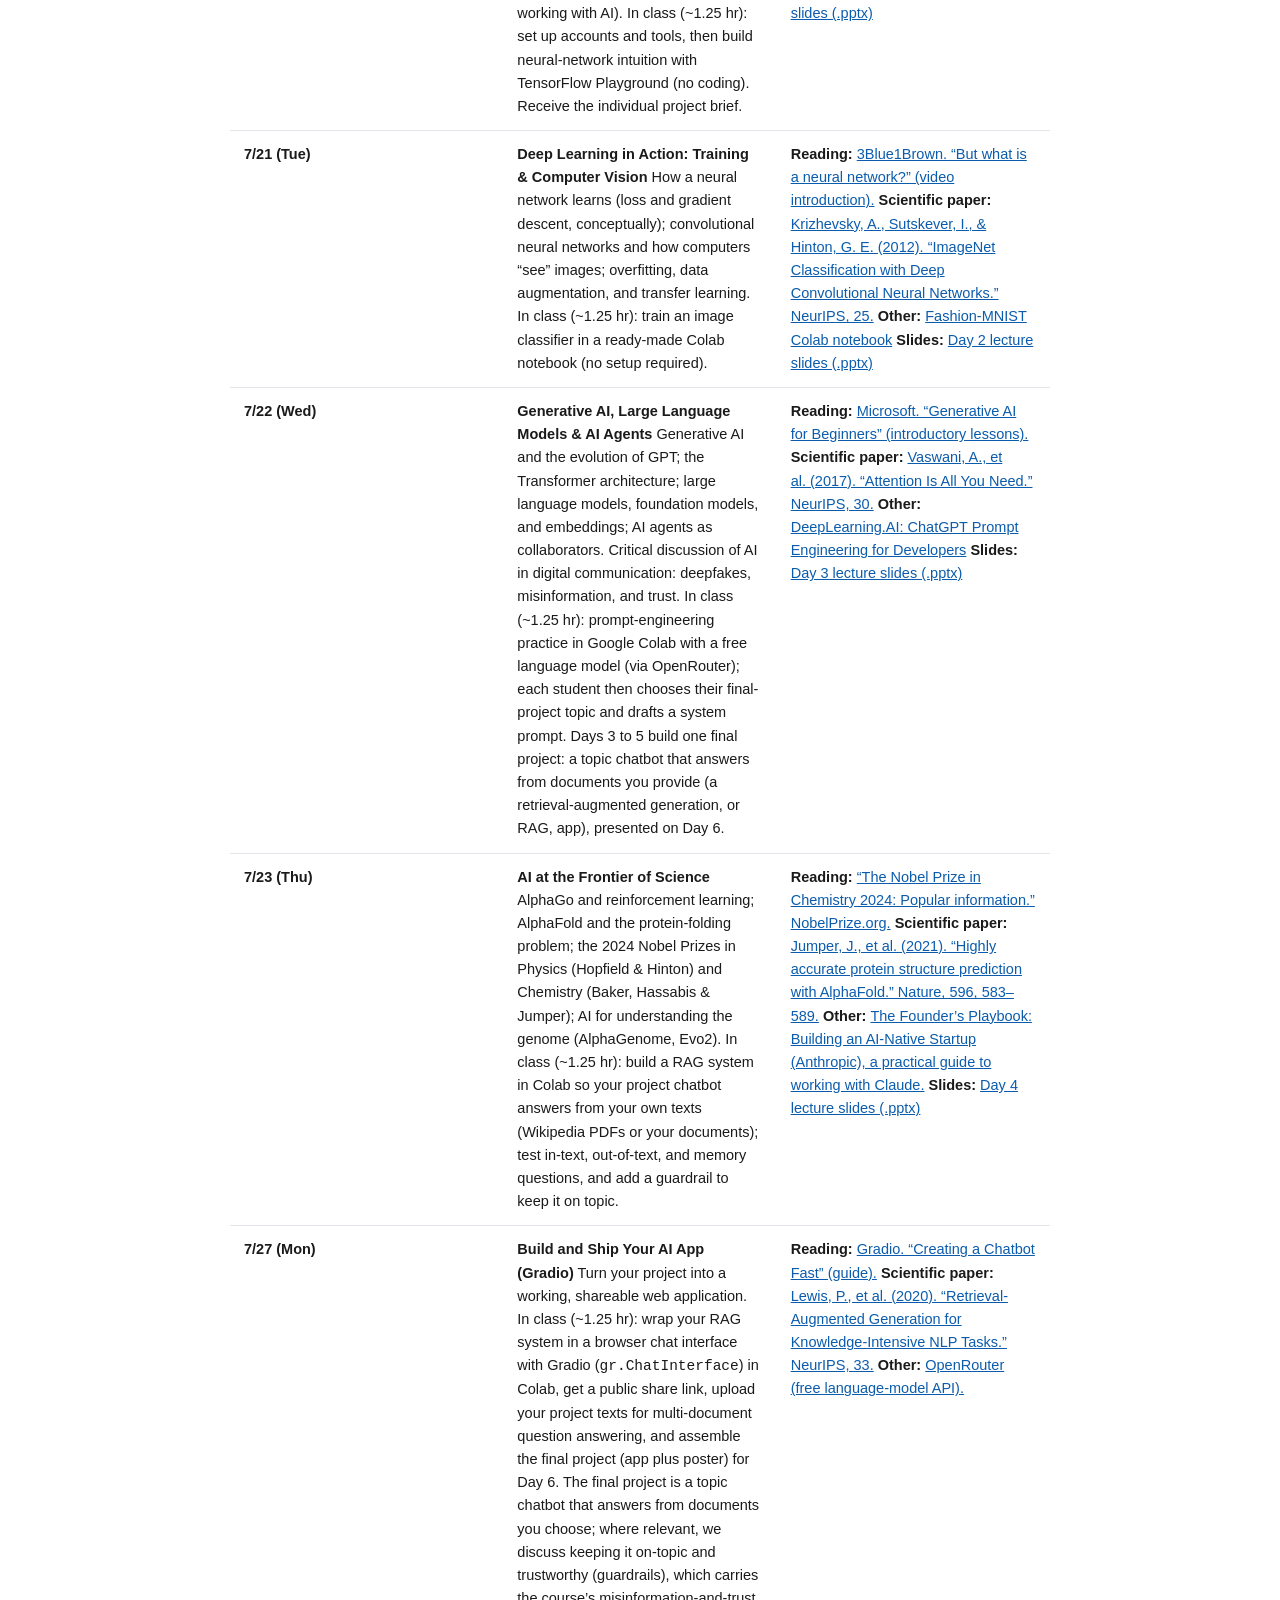
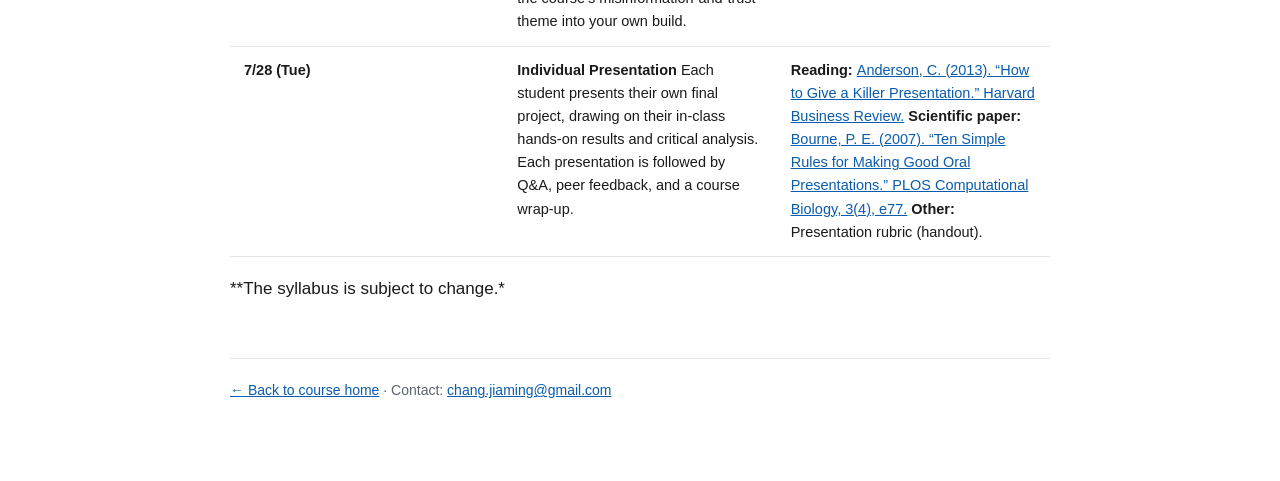
<file: syllabus.html>
<!DOCTYPE html>
<html xmlns="http://www.w3.org/1999/xhtml" lang="" xml:lang="">
<head>
  <meta charset="utf-8" />
  <meta name="generator" content="pandoc" />
  <meta name="viewport" content="width=device-width, initial-scale=1.0, user-scalable=yes" />
  <title>Syllabus — Digital Communication and Emerging Technologies</title>
  <style>
    code{white-space: pre-wrap;}
    span.smallcaps{font-variant: small-caps;}
    span.underline{text-decoration: underline;}
    div.column{display: inline-block; vertical-align: top; width: 50%;}
    div.hanging-indent{margin-left: 1.5em; text-indent: -1.5em;}
    ul.task-list{list-style: none;}
  </style>
  <link rel="stylesheet" href="style.css" />
</head>
<body>
<nav class="topnav"><div class="inner">
  <a class="home" href="index.html">← Course Home</a>
  <a href="syllabus.html">Syllabus</a>
  <a href="lab-guide.html">Lab Guide</a>
  <a href="supplement.html">Objectives &amp; NotebookLM</a>
</div></nav>
<div class="wrap doc">
<header id="title-block-header">
<h1 class="title">Syllabus — Digital Communication and Emerging Technologies</h1>
</header>
<p><strong>Digital Communication and Emerging Technologies</strong></p>
<p><em>Emerging Technologies in AI: From Foundations to the Frontier of Science</em></p>
<p>NCCU ISS 2026 Course Syllabus</p>
<p><strong>Part I.</strong></p>
<table>
<colgroup>
<col style="width: 50%" />
<col style="width: 50%" />
</colgroup>
<thead>
<tr class="header">
<th><strong>Instructor</strong></th>
<th>Jia-Ming Chang (Department of Computer Science, National Chengchi University)</th>
</tr>
</thead>
<tbody>
<tr class="odd">
<td><strong>Email</strong></td>
<td>chang.jiaming@gmail.com</td>
</tr>
<tr class="even">
<td><strong>Class date</strong></td>
<td>July 20 – July 28, 2026 (09:10 – 12:00; 18 instructional hours). Daily rhythm: 09:10–10:30 lecture, 10-minute break, hands-on lab from about 10:45 to 12:00.</td>
</tr>
<tr class="odd">
<td><strong>Course Description</strong></td>
<td>Artificial intelligence is rapidly reshaping digital communication: how we create content, share information, and decide what to trust. This intensive, hands-on course introduces the emerging AI technologies driving that change, and it assumes no programming or technical background. Moving from using AI to understanding AI, students first build intuition for how machine learning and deep learning work, then explore generative AI, large language models, and AI agents as new tools and participants in communication, through a short daily computer-lab session (about 1.25 hours). The course then climbs to the scientific frontier, from AlphaGo and AlphaFold to the 2024 Nobel Prizes, and includes a hands-on studio on AI-generated media, detection, and trust. Throughout, we critically examine AI’s impact on communication, work, and society, including misinformation, deepfakes, trust, and ethics. Students leave able to use modern AI tools confidently and to reason clearly about how these technologies are transforming the way we communicate.</td>
</tr>
<tr class="even">
<td><strong>Requirements and grades</strong></td>
<td>The grades of this course will be based on the following criteria: <strong>1. Attendance &amp; In-class Participation (including computer labs): </strong>50% <strong>2. Individual Presentation (with Q&amp;A): </strong>50% <em>Late assignments are penalized 10% per day. All submitted work must be your own; plagiarism will not be tolerated.</em></td>
</tr>
</tbody>
</table>
<p><strong>Class Schedule</strong></p>
<table>
<colgroup>
<col style="width: 33%" />
<col style="width: 33%" />
<col style="width: 33%" />
</colgroup>
<thead>
<tr class="header">
<th><strong>Date</strong></th>
<th><strong>Content</strong></th>
<th><strong>Reading</strong></th>
</tr>
</thead>
<tbody>
<tr class="odd">
<td><strong>7/20 (Mon)</strong></td>
<td><strong>AI: The Big Picture &amp; Neural Network Intuition</strong> Course introduction. The evolution from artificial intelligence to machine learning to deep learning, and a brief history of neural networks (including Hopfield’s associative memory). How AI is reshaping work and digital communication (five modes of working with AI). In class (~1.25 hr): set up accounts and tools, then build neural-network intuition with TensorFlow Playground (no coding). Receive the individual project brief.</td>
<td><strong>Reading: </strong><a href="https://www.gatesnotes.com/AI-agents">Gates, B. (2023). “AI is about to completely change how you use computers.” GatesNotes.</a> <strong>Scientific paper: </strong><a href="https://doi.org/10.1073/pnas.79.8.2554">Hopfield, J. J. (1982). “Neural networks and physical systems with emergent collective computational abilities.” PNAS, 79(8), 2554–2558.</a> <strong>Other: </strong><a href="https://playground.tensorflow.org/">TensorFlow Playground</a> <strong>Slides: </strong><a href="Day1_Lecture_AI_Big_Picture.pptx">Day 1 lecture slides (.pptx)</a></td>
</tr>
<tr class="even">
<td><strong>7/21 (Tue)</strong></td>
<td><strong>Deep Learning in Action: Training &amp; Computer Vision</strong> How a neural network learns (loss and gradient descent, conceptually); convolutional neural networks and how computers “see” images; overfitting, data augmentation, and transfer learning. In class (~1.25 hr): train an image classifier in a ready-made Colab notebook (no setup required).</td>
<td><strong>Reading: </strong><a href="https://www.youtube.com/watch?v=aircAruvnKk">3Blue1Brown. “But what is a neural network?” (video introduction).</a> <strong>Scientific paper: </strong><a href="https://papers.nips.cc/paper/4824-imagenet-classification-with-deep-convolutional-neural-networks">Krizhevsky, A., Sutskever, I., &amp; Hinton, G. E. (2012). “ImageNet Classification with Deep Convolutional Neural Networks.” NeurIPS, 25.</a> <strong>Other: </strong><a href="https://colab.research.google.com/drive/1VmaPC-wrbgolgOqONM7tqlE6fbc8Yas7?usp=sharing">Fashion-MNIST Colab notebook</a> <strong>Slides: </strong><a href="Day2_Lecture_Deep_Learning_Vision.pptx">Day 2 lecture slides (.pptx)</a></td>
</tr>
<tr class="odd">
<td><strong>7/22 (Wed)</strong></td>
<td><strong>Generative AI, Large Language Models &amp; AI Agents</strong> Generative AI and the evolution of GPT; the Transformer architecture; large language models, foundation models, and embeddings; AI agents as collaborators. Critical discussion of AI in digital communication: deepfakes, misinformation, and trust. In class (~1.25 hr): prompt-engineering practice in Google Colab with a free language model (via OpenRouter); each student then chooses their final-project topic and drafts a system prompt. Days 3 to 5 build one final project: a topic chatbot that answers from documents you provide (a retrieval-augmented generation, or RAG, app), presented on Day 6.</td>
<td><strong>Reading: </strong><a href="https://github.com/microsoft/generative-ai-for-beginners">Microsoft. “Generative AI for Beginners” (introductory lessons).</a> <strong>Scientific paper: </strong><a href="https://arxiv.org/abs/1706.03762">Vaswani, A., et al. (2017). “Attention Is All You Need.” NeurIPS, 30.</a> <strong>Other: </strong><a href="https://www.deeplearning.ai/short-courses/chatgpt-prompt-engineering-for-developers/">DeepLearning.AI: ChatGPT Prompt Engineering for Developers</a> <strong>Slides: </strong><a href="Day3_Lecture_GenAI_LLMs.pptx">Day 3 lecture slides (.pptx)</a></td>
</tr>
<tr class="even">
<td><strong>7/23 (Thu)</strong></td>
<td><strong>AI at the Frontier of Science</strong> AlphaGo and reinforcement learning; AlphaFold and the protein-folding problem; the 2024 Nobel Prizes in Physics (Hopfield &amp; Hinton) and Chemistry (Baker, Hassabis &amp; Jumper); AI for understanding the genome (AlphaGenome, Evo2). In class (~1.25 hr): build a RAG system in Colab so your project chatbot answers from your own texts (Wikipedia PDFs or your documents); test in-text, out-of-text, and memory questions, and add a guardrail to keep it on topic.</td>
<td><strong>Reading: </strong><a href="https://www.nobelprize.org/prizes/chemistry/2024/popular-information/">“The Nobel Prize in Chemistry 2024: Popular information.” NobelPrize.org.</a> <strong>Scientific paper: </strong><a href="https://www.nature.com/articles/s41586-021-03819-2">Jumper, J., et al. (2021). “Highly accurate protein structure prediction with AlphaFold.” Nature, 596, 583–589.</a> <strong>Other: </strong><a href="https://cdn.prod.website-files.com/6889473510b50328dbb70ae6/69fe2a55b93bb0732b1fe33c_The-Founders-Playbook-05062026_v3%20(1).pdf">The Founder’s Playbook: Building an AI-Native Startup (Anthropic), a practical guide to working with Claude.</a> <strong>Slides: </strong><a href="Day4_Lecture_Frontier_of_Science.pptx">Day 4 lecture slides (.pptx)</a></td>
</tr>
<tr class="odd">
<td><strong>7/27 (Mon)</strong></td>
<td><strong>Build and Ship Your AI App (Gradio)</strong> Turn your project into a working, shareable web application. In class (~1.25 hr): wrap your RAG system in a browser chat interface with Gradio (<code>gr.ChatInterface</code>) in Colab, get a public share link, upload your project texts for multi-document question answering, and assemble the final project (app plus poster) for Day 6. The final project is a topic chatbot that answers from documents you choose; where relevant, we discuss keeping it on-topic and trustworthy (guardrails), which carries the course’s misinformation-and-trust theme into your own build.</td>
<td><strong>Reading: </strong><a href="https://www.gradio.app/guides/creating-a-chatbot-fast">Gradio. “Creating a Chatbot Fast” (guide).</a> <strong>Scientific paper: </strong><a href="https://arxiv.org/abs/2005.11401">Lewis, P., et al. (2020). “Retrieval-Augmented Generation for Knowledge-Intensive NLP Tasks.” NeurIPS, 33.</a> <strong>Other: </strong><a href="https://openrouter.ai/">OpenRouter (free language-model API).</a></td>
</tr>
<tr class="even">
<td><strong>7/28 (Tue)</strong></td>
<td><strong>Individual Presentation</strong> Each student presents their own final project, drawing on their in-class hands-on results and critical analysis. Each presentation is followed by Q&amp;A, peer feedback, and a course wrap-up.</td>
<td><strong>Reading: </strong><a href="https://hbr.org/2013/06/how-to-give-a-killer-presentation">Anderson, C. (2013). “How to Give a Killer Presentation.” Harvard Business Review.</a> <strong>Scientific paper: </strong><a href="https://doi.org/10.1371/journal.pcbi.0030077">Bourne, P. E. (2007). “Ten Simple Rules for Making Good Oral Presentations.” PLOS Computational Biology, 3(4), e77.</a> <strong>Other: </strong>Presentation rubric (handout).</td>
</tr>
</tbody>
</table>
<p>**The syllabus is subject to change.*</p>
  <footer>
    <a href="index.html">← Back to course home</a> · Contact: <a href="mailto:chang.jiaming@gmail.com">chang.jiaming@gmail.com</a>
  </footer>
</div>
</body>
</html>
</file>
<file: style.css>
:root {
  --ink: #1a1a1a;
  --muted: #5b6470;
  --accent: #0b5cad;
  --accent-soft: #eaf2fb;
  --line: #e2e6ea;
  --bg: #ffffff;
  --card: #f7f9fb;
}

* { box-sizing: border-box; }

html { -webkit-text-size-adjust: 100%; }

body {
  font-family: -apple-system, BlinkMacSystemFont, "Segoe UI", Roboto, "Helvetica Neue", Arial, "Noto Sans", sans-serif;
  color: var(--ink);
  background: var(--bg);
  line-height: 1.6;
  margin: 0;
  font-size: 17px;
}

.wrap {
  max-width: 860px;
  margin: 0 auto;
  padding: 0 20px 80px;
}

.topnav {
  border-bottom: 1px solid var(--line);
  background: #fff;
  position: sticky;
  top: 0;
  z-index: 10;
}
.topnav .inner {
  max-width: 860px;
  margin: 0 auto;
  padding: 12px 20px;
  display: flex;
  gap: 20px;
  align-items: center;
  flex-wrap: wrap;
}
.topnav a {
  color: var(--muted);
  text-decoration: none;
  font-size: 15px;
  font-weight: 500;
}
.topnav a:hover { color: var(--accent); }
.topnav a.home { color: var(--ink); font-weight: 700; }

.hero {
  padding: 44px 0 8px;
  border-bottom: 1px solid var(--line);
  margin-bottom: 28px;
}
.hero .kicker {
  color: var(--accent);
  font-weight: 600;
  letter-spacing: .04em;
  text-transform: uppercase;
  font-size: 13px;
  margin: 0 0 8px;
}
.hero h1 {
  font-size: 34px;
  line-height: 1.15;
  margin: 0 0 10px;
}
.hero .sub { color: var(--muted); font-size: 18px; margin: 0; }
.hero .meta { color: var(--muted); font-size: 15px; margin: 14px 0 0; }

h2 {
  font-size: 24px;
  margin: 40px 0 14px;
  padding-bottom: 6px;
  border-bottom: 2px solid var(--accent-soft);
}
h3 { font-size: 19px; margin: 28px 0 8px; }

a { color: var(--accent); }

table {
  width: 100%;
  border-collapse: collapse;
  margin: 18px 0;
  font-size: 15.5px;
}
th, td {
  text-align: left;
  vertical-align: top;
  padding: 12px 14px;
  border-bottom: 1px solid var(--line);
}
th {
  background: var(--accent-soft);
  font-weight: 600;
  border-bottom: 2px solid #cfe0f2;
}
tr:hover td { background: #fafbfc; }

.cards {
  display: grid;
  grid-template-columns: 1fr 1fr;
  gap: 16px;
  margin: 18px 0;
}
.card {
  border: 1px solid var(--line);
  border-radius: 12px;
  padding: 18px 20px;
  background: var(--card);
  text-decoration: none;
  color: var(--ink);
  display: block;
  transition: border-color .15s, transform .15s;
}
.card:hover { border-color: var(--accent); transform: translateY(-2px); }
.card .t { font-weight: 700; font-size: 17px; margin: 0 0 4px; }
.card .d { color: var(--muted); font-size: 14.5px; margin: 0; }
.card .dl { color: var(--accent); font-size: 13.5px; font-weight: 600; margin-top: 10px; display: inline-block; }

.callout {
  background: var(--accent-soft);
  border-left: 4px solid var(--accent);
  border-radius: 8px;
  padding: 14px 18px;
  margin: 18px 0;
  font-size: 15.5px;
}

footer {
  margin-top: 56px;
  padding-top: 20px;
  border-top: 1px solid var(--line);
  color: var(--muted);
  font-size: 14px;
}

/* Document pages (pandoc body) */
.doc { padding-top: 20px; }
.doc ul { padding-left: 22px; }
.doc li { margin: 4px 0; }
.doc table { font-size: 14.5px; }

@media (max-width: 640px) {
  body { font-size: 16px; }
  .hero h1 { font-size: 27px; }
  .cards { grid-template-columns: 1fr; }
  th, td { padding: 10px; }
}
</file>
